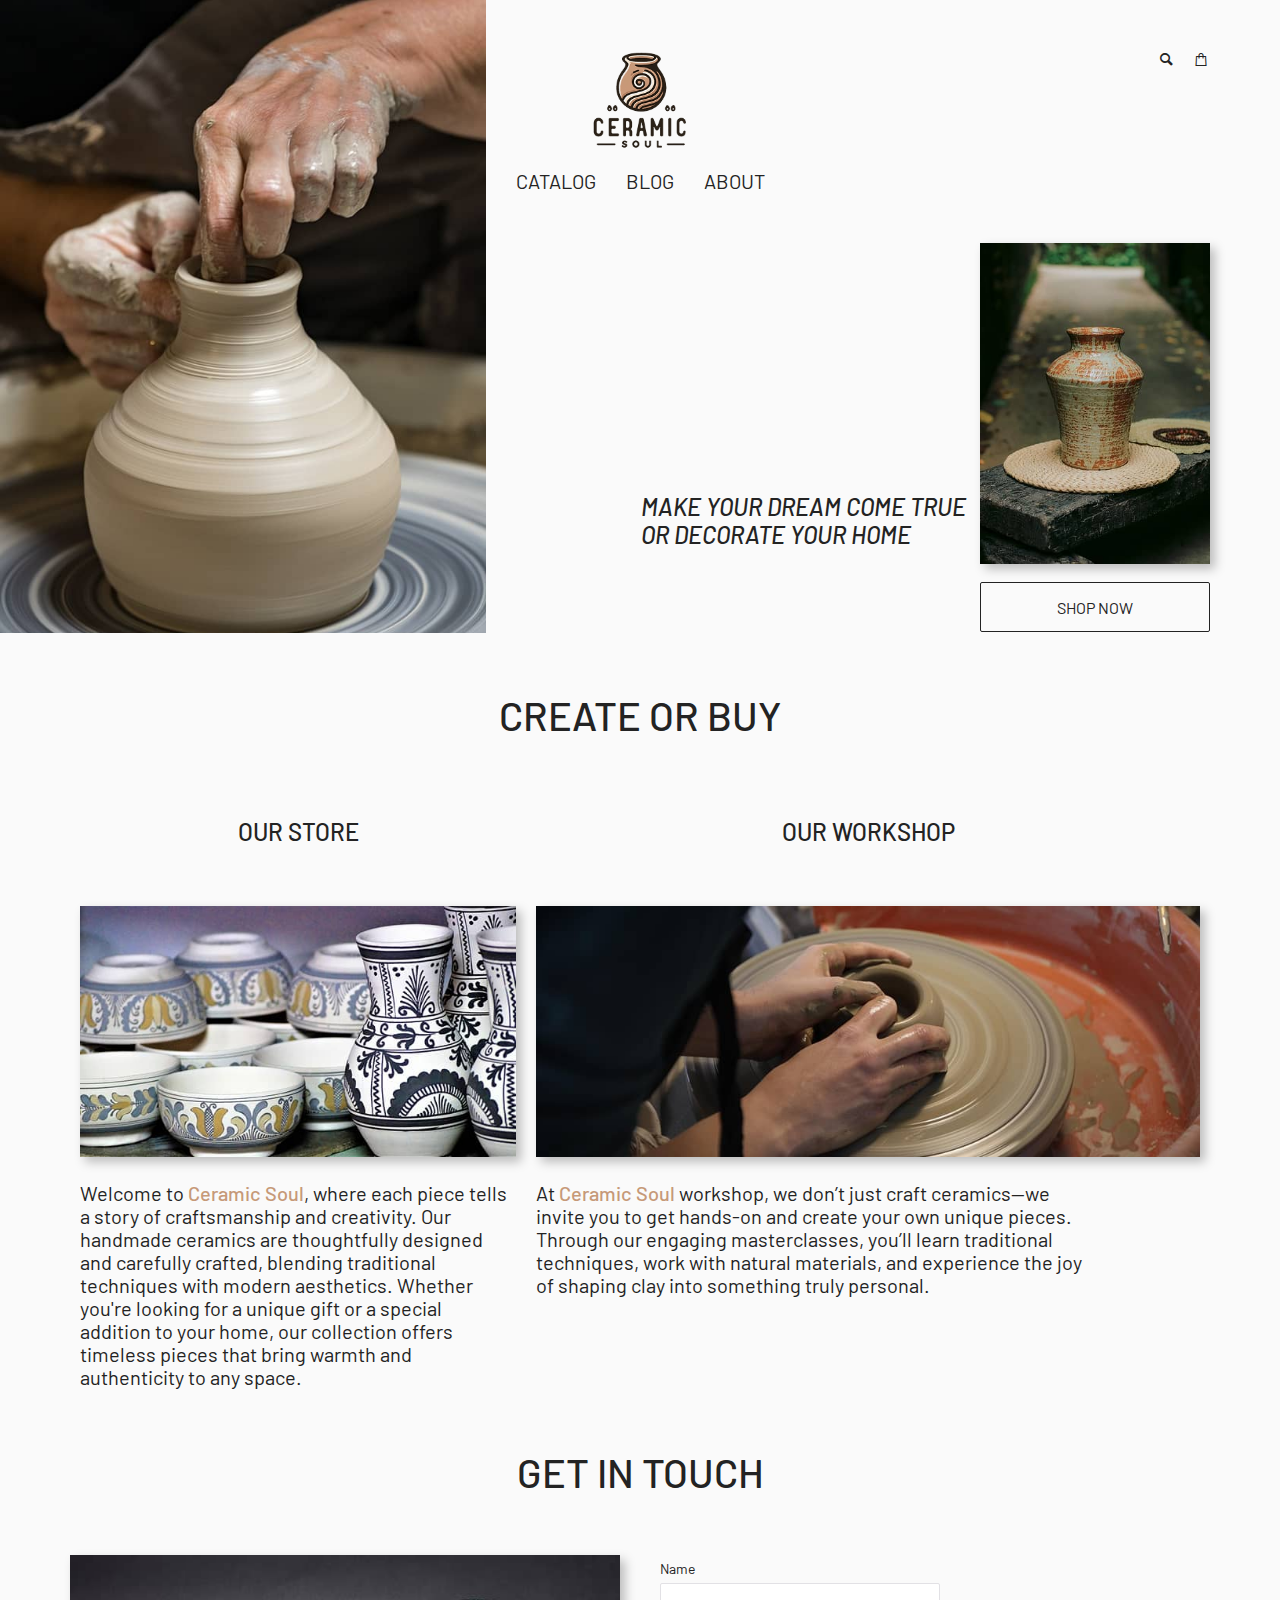
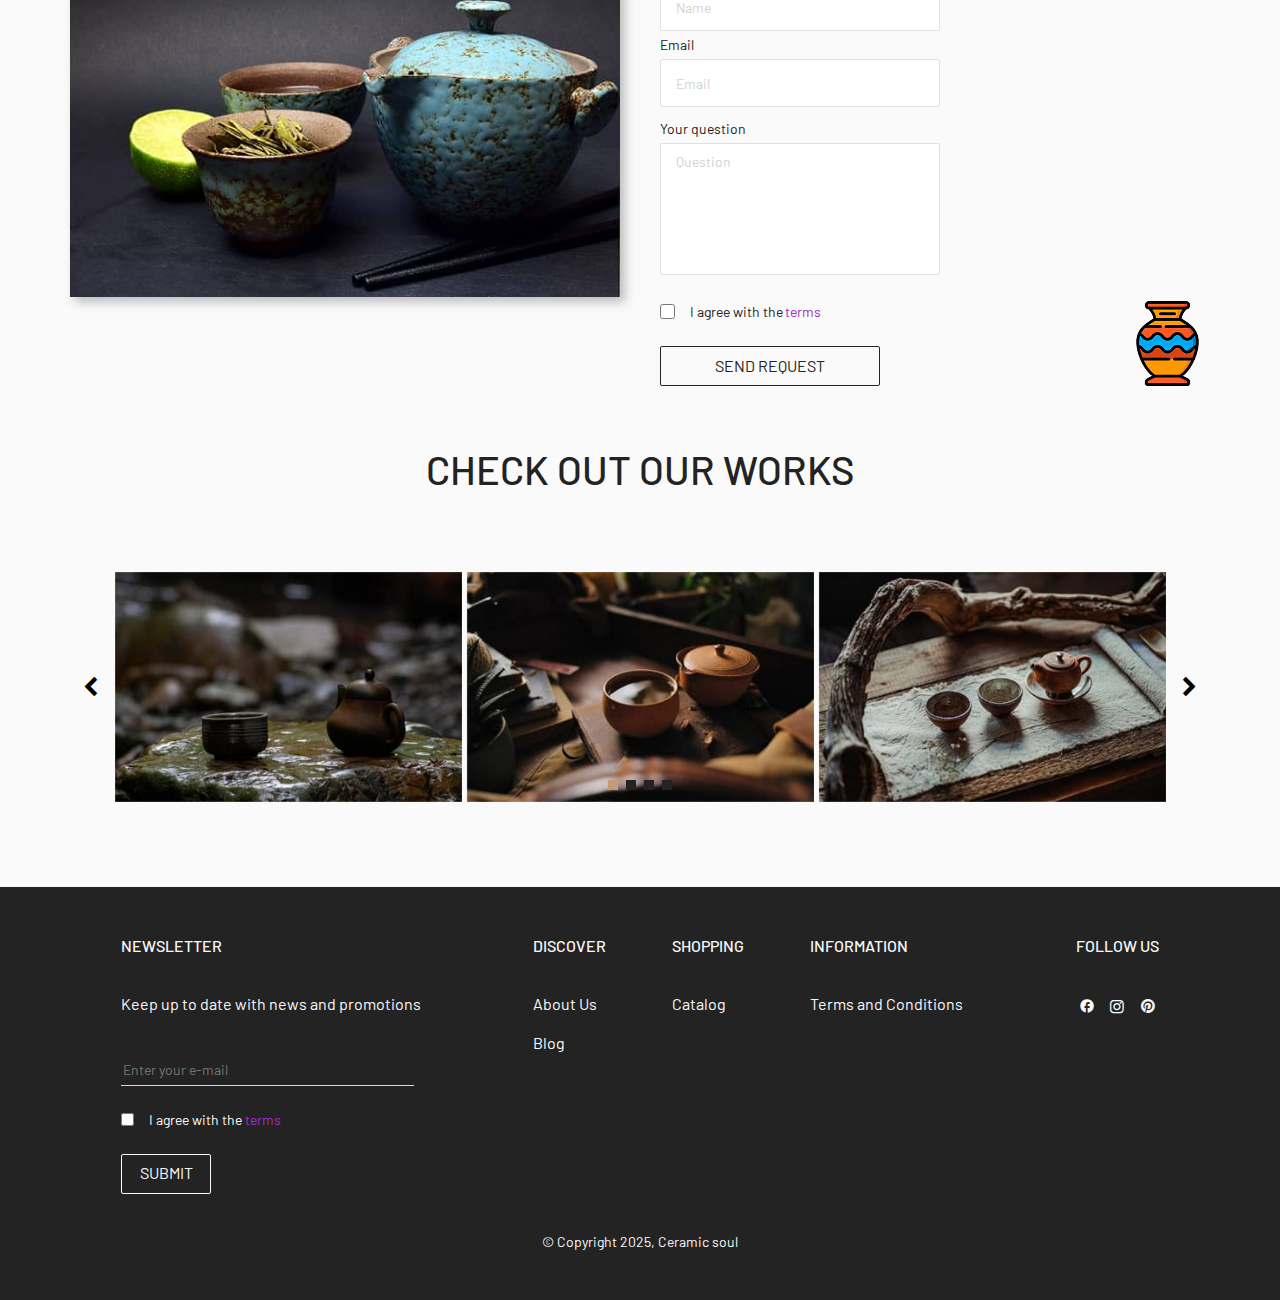
<file: index.html>
<!DOCTYPE html>
<html lang="en">
  <head>
    <meta charset="UTF-8" />
    <meta name="viewport" content="width=device-width, initial-scale=1.0" />
    <meta name="description" content="Website for Ceramic soul brand" />
    <meta name="author" content="Awesome student" />
    <title>Ceramic soul</title>
    <link rel="icon" type="image/x-icon" href="/assets/favicon-A_W1hML8.ico" />
    <link rel="preconnect" href="https://fonts.googleapis.com" />
    <link rel="preconnect" href="https://fonts.gstatic.com" crossorigin />
    <link
      rel="stylesheet"
      href="https://fonts.googleapis.com/css?family=Roboto:300,400,500,700&display=swap"
    />
    <link
      rel="stylesheet"
      href="https://fonts.googleapis.com/icon?family=Material+Icons"
    />
    <link
      href="https://fonts.googleapis.com/css2?family=Barlow:ital,wght@0,400;0,500;1,400&display=swap"
      rel="stylesheet"
    />
    <script type="module" crossorigin src="./assets/script-ug53MDna.js"></script>
    <link rel="stylesheet" crossorigin href="./assets/script-zFl8Jjbl.css">
  </head>

  <body>
    <section class="promo">
      <img src="./assets/potter-Dgq44G72.jpg" alt="potter" class="promo__potter" />
      <div class="container">
        <header class="header">
          <div class="header__menu">
            <div class="header__menu-close">
              <span></span>
              <span></span>
            </div>
            <nav class="header__menu-nav">
              <ul>
                <li>
                  <a href="./catalog.html" class="header__menu-link">catalog</a>
                </li>
                <li><a href="./blog.html" class="header__menu-link">blog</a></li>
                <li>
                  <a href="./about.html" class="header__menu-link">about</a>
                </li>
              </ul>
            </nav>
          </div>
          <div class="header__top">
            <div class="burger"><span></span><span></span><span></span></div>
            <a href="/index.html" class="header__logo"
              ><img src="./assets/logo-CiQoG76i.png" alt="logo"
            /></a>
            <div class="header__icons">
              <a href="#"><span class="icon-search"></span></a>
              <a href="#"><span class="icon-shopping-bag"></span></a>
            </div>
          </div>
          <nav class="header__nav">
            <ul>
              <li><a href="./catalog.html" class="header__link">catalog</a></li>
              <li><a href="./blog.html" class="header__link">blog</a></li>
              <li><a href="./about.html" class="header__link">about</a></li>
            </ul>
          </nav>
        </header>
        <div class="promo__wrapper">
          <h1 class="title-h1-italic promo__title">
            Make your dream come true<br />or decorate your home
          </h1>
          <div class="promo__cta">
            <img
              src="./assets/ceramic-vase-C84EBEm2.jpg"
              alt="vase"
              class="promo__img"
            />
            <button class="btn-default promo__btn">shop now</button>
          </div>
        </div>
      </div>
    </section>

    <section class="activities">
      <div class="container">
        <h2 class="title-h2">create or buy</h2>
        <div class="pure-g activities__wrapper">
          <div class="pure-u-1 pure-u-xl-2-5 activities__col">
            <h3 class="title-h3">our store</h3>
            <img
              src="./assets/store-CVtOxCsN.jpg"
              alt="store"
              class="activities__img"
            />
            <p class="activities__text">
              Welcome to
              <span class="activities__text_colored">Ceramic Soul</span>, where
              each piece tells a story of craftsmanship and creativity. Our
              handmade ceramics are thoughtfully designed and carefully crafted,
              blending traditional techniques with modern aesthetics. Whether
              you're looking for a unique gift or a special addition to your
              home, our collection offers timeless pieces that bring warmth and
              authenticity to any space.
            </p>
          </div>
          <div class="pure-u-1 pure-u-xl-3-5 activities__col">
            <h3 class="title-h3">our workshop</h3>
            <img
              src="./assets/ceramic-Bgx1feVJ.jpg"
              alt="ceramic"
              class="activities__img"
            />
            <p class="activities__text activities__text_fixed">
              At
              <span class="activities__text_colored">Ceramic Soul</span>
              workshop, we don’t just craft ceramics—we invite you to get
              hands-on and create your own unique pieces. Through our engaging
              masterclasses, you’ll learn traditional techniques, work with
              natural materials, and experience the joy of shaping clay into
              something truly personal.
            </p>
          </div>
        </div>
      </div>
    </section>

    <section class="touch">
      <div class="container">
        <h2 class="title-h2">get in touch</h2>
        <div class="pure-g touch__wrapper">
          <div class="pure-u-1 pure-u-xl-1-2 pure-u-xxl-2-5">
            <img class="touch__img" src="./assets/tea-DeOr11j9.jpg" alt="tea" />
          </div>
          <div class="pure-u-1 pure-u-xl-1-2 pure-u-xxl-3-5">
            <form class="touch__form" action="#">
              <fieldset class="touch__fieldset">
                <div class="touch__input-block">
                  <label class="touch__label" for="name">Name</label>
                  <input
                    class="touch__input"
                    type="text"
                    id="name"
                    name="name"
                    placeholder="Name"
                    required
                  />
                </div>
                <div class="touch__input-block">
                  <label class="touch__label" for="email">Email</label>
                  <input
                    class="touch__input"
                    type="email"
                    id="email"
                    name="email"
                    placeholder="Email"
                    required
                  />
                </div>
              </fieldset>
              <label class="touch__label" for="question">Your question</label>
              <textarea
                class="touch__textarea"
                name="question"
                id="question"
                placeholder="Question"
                required
              ></textarea>
              <div class="error-message"></div>

              <label class="touch__label touch__check-block" for="checkbox">
                <input
                  required
                  class="touch__checkbox"
                  type="checkbox"
                  id="checkbox"
                />
                I agree with the <a href="#">terms</a></label
              >
              <div class="checkbox-error-message"></div>

              <button class="btn-send touch__btn">send request</button>
            </form>
          </div>
        </div>
        <img src="./assets/vase-vlRwx0nf.png" alt="vase" class="touch__decor" />
      </div>
    </section>

    <section class="works">
      <div class="container">
        <h2 class="title-h2">check out our works</h2>

        <div class="works__wrapper">
          <div class="swiper works__slider">
            <div class="swiper-wrapper">
              <div class="swiper-slide">
                <img src="./assets/tea-1-vKMOH0_y.jpg" alt="tea-1" />
              </div>
              <div class="swiper-slide">
                <img src="./assets/tea-2-CiZGhhkc.jpg" alt="tea-2" />
              </div>
              <div class="swiper-slide">
                <img src="./assets/tea-3-ILJqlmY_.jpg" alt="tea-3" />
              </div>
              <div class="swiper-slide">
                <img src="./assets/tea-2-CiZGhhkc.jpg" alt="tea-2" />
              </div>
            </div>
          </div>
          <div class="swiper-pagination"></div>
          <button class="icon-left-open works__slider-nav"></button>
          <button class="icon-right-open works__slider-nav"></button>
        </div>
      </div>
    </section>

    <footer class="footer">
      <div class="container">
        <div class="footer__wrapper">
          <div class="footer__newsletter">
            <h2 class="footer__header">newsletter</h2>
            <div class="footer__text">
              Keep up to date with news and promotions
            </div>
            <form action="#" class="footer__form">
              <input
                class="footer__email"
                id="footer__email"
                type="email"
                placeholder="Enter your e-mail"
                name="footer__email"
              />
              <div class="email-error-message"></div>
              <label class="footer__check-block" for="footer__checkbox">
                <input
                  required
                  class="footer__checkbox"
                  type="checkbox"
                  id="footer__checkbox"
                />
                I agree with the <a href="#">terms</a></label
              >
              <div class="check-error-message"></div>
              <button class="footer__btn">submit</button>
            </form>
          </div>
          <div class="footer__links">
            <div class="footer__links-block">
              <h2 class="footer__header">discover</h2>
              <nav class="footer__nav">
                <ul>
                  <li class="footer__link"><a href="./about.html">About Us</a></li>
                  <li class="footer__link"><a href="./blog.html">Blog</a></li>
                </ul>
              </nav>
            </div>
            <div class="footer__links-block">
              <h2 class="footer__header">shopping</h2>
              <nav class="footer__nav">
                <ul>
                  <li class="footer__link"><a href="./catalog.html">Catalog</a></li>
                </ul>
              </nav>
            </div>
            <div class="footer__links-block">
              <h2 class="footer__header">information</h2>
              <nav class="footer__nav">
                <ul>
                  <li class="footer__link">
                    <a href="#">Terms and Conditions</a>
                  </li>
                </ul>
              </nav>
            </div>
          </div>
          <div class="footer__social">
            <h2 class="footer__header">follow us</h2>
            <ul class="footer__social-blok">
              <li>
                <a href="https://www.facebook.com/"
                  ><span class="icon-facebook"></span
                ></a>
              </li>
              <li>
                <a href="https://www.instagram.com/"
                  ><span class="icon-instagram"></span
                ></a>
              </li>
              <li>
                <a href="https://www.pinterest.com/"
                  ><span class="icon-pinterest-circled"></span
                ></a>
              </li>
            </ul>
          </div>
        </div>
      </div>

      <div class="footer__copyright">© Copyright 2025, Ceramic soul</div>
    </footer>


  </body>
</html>
</file>
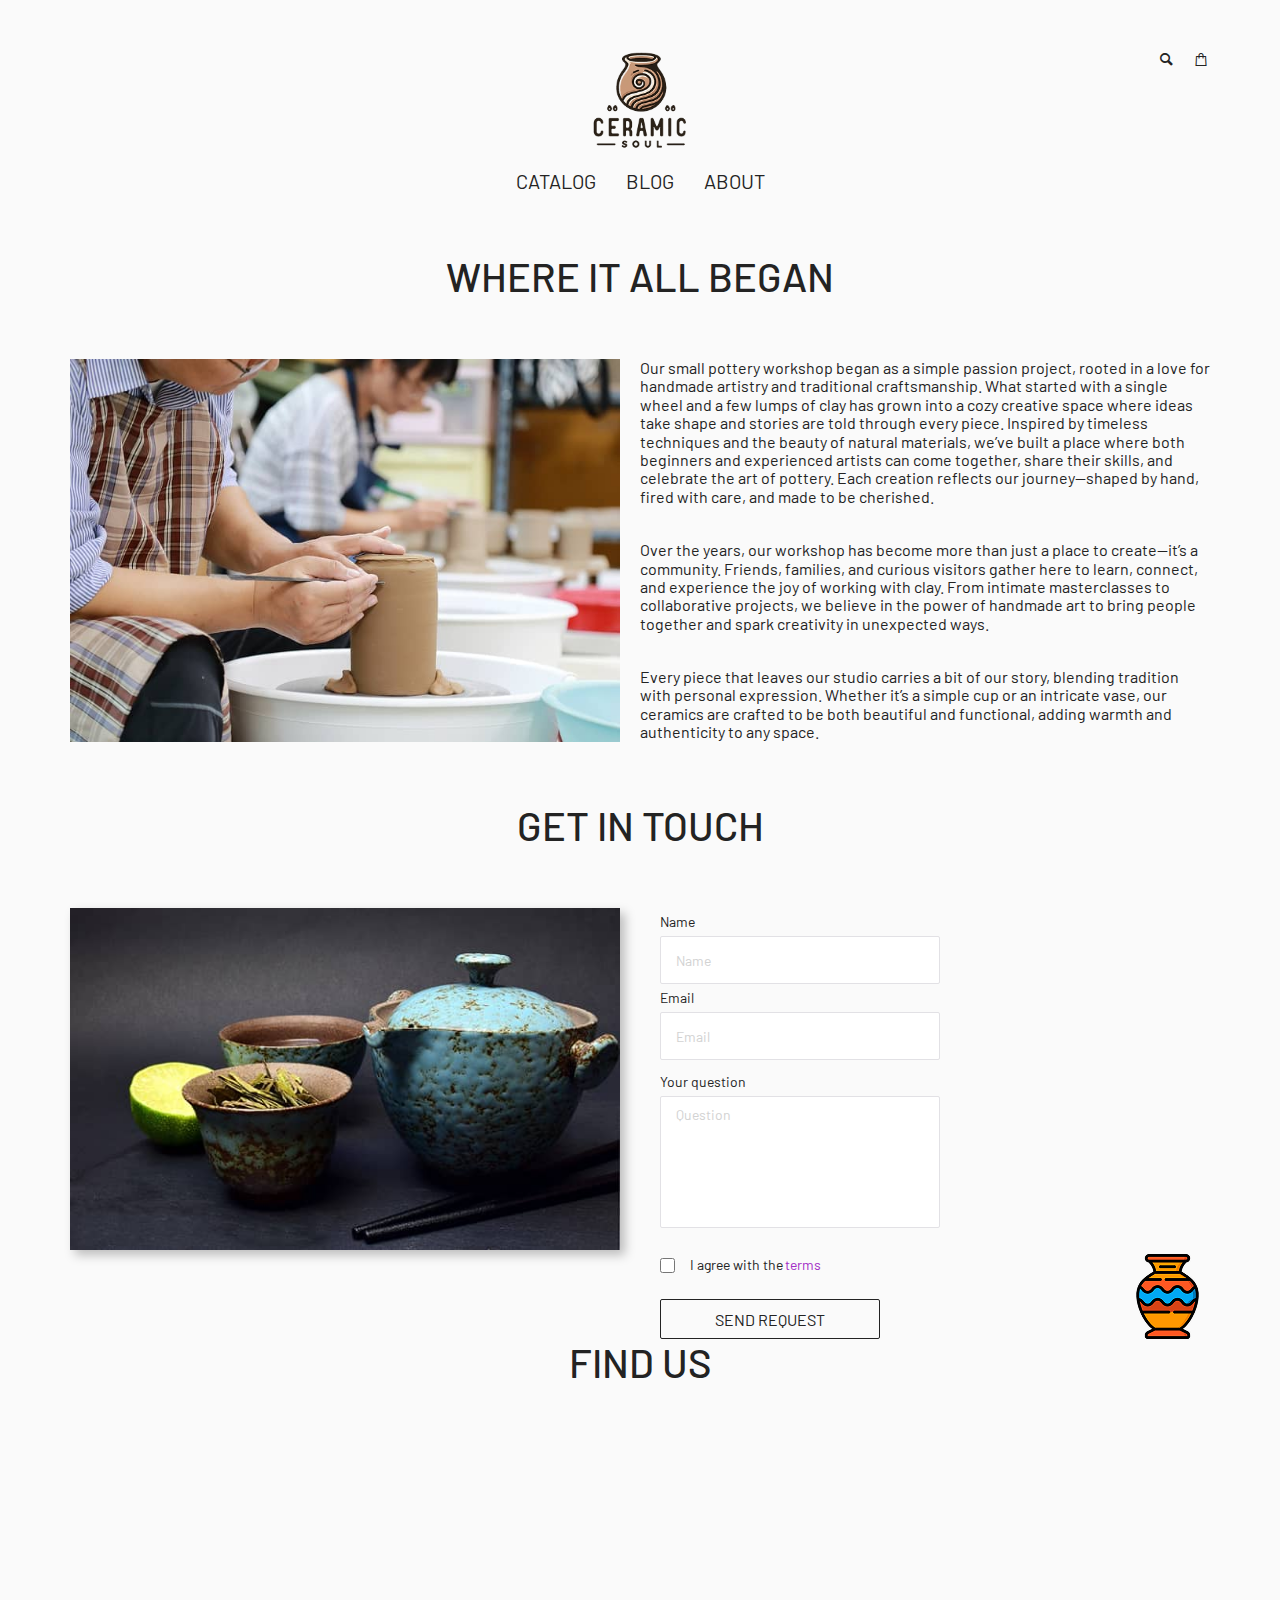
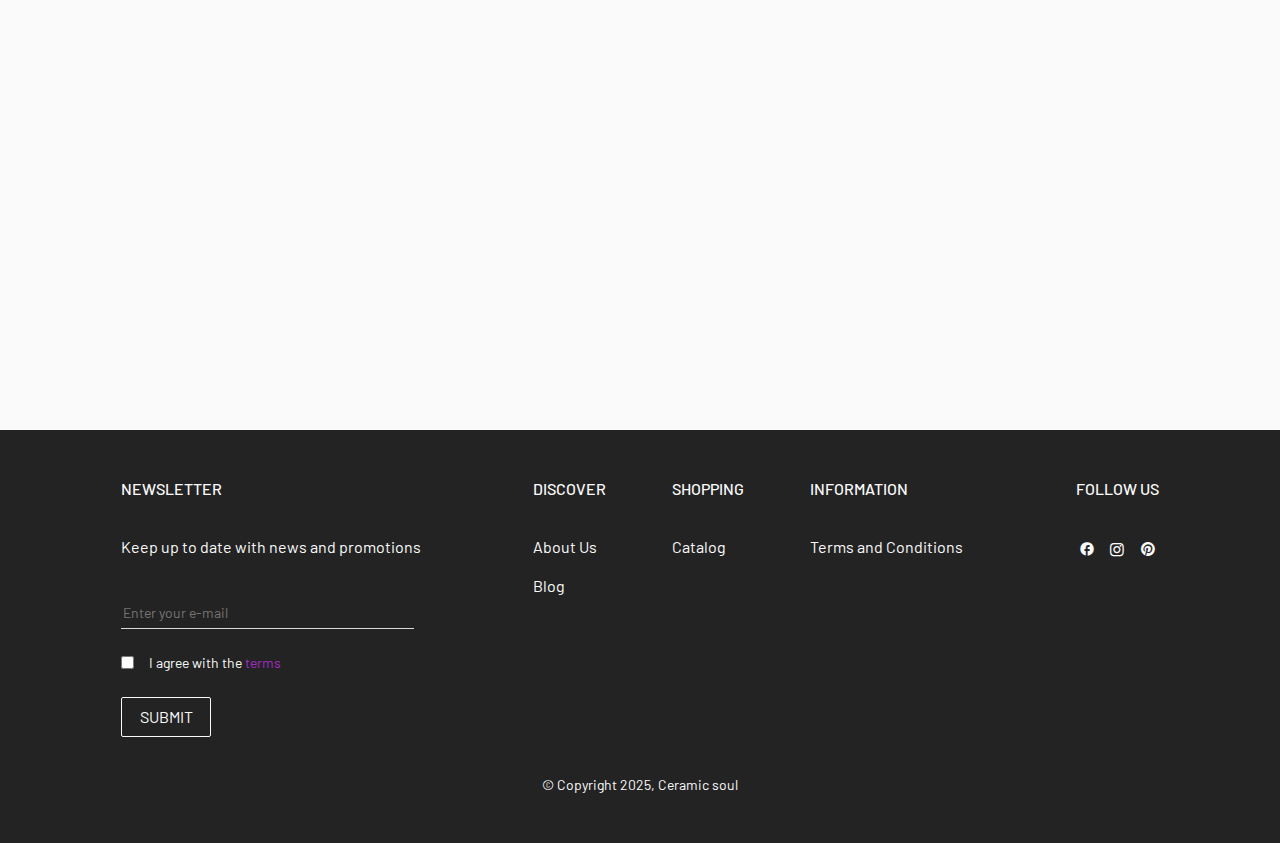
<file: about.html>
<!DOCTYPE html>
<html lang="en">
  <head>
    <meta charset="UTF-8" />
    <meta name="viewport" content="width=device-width, initial-scale=1.0" />
    <title>About</title>
    <link rel="icon" type="image/x-icon" href="/assets/favicon-A_W1hML8.ico" />
    <link rel="preconnect" href="https://fonts.googleapis.com" />
    <link rel="preconnect" href="https://fonts.gstatic.com" crossorigin />
    <link
      rel="stylesheet"
      href="https://fonts.googleapis.com/css?family=Roboto:300,400,500,700&display=swap"
    />
    <link
      rel="stylesheet"
      href="https://fonts.googleapis.com/icon?family=Material+Icons"
    />
    <link
      href="https://fonts.googleapis.com/css2?family=Barlow:ital,wght@0,400;0,500;1,400&display=swap"
      rel="stylesheet"
    />
    <script type="module" crossorigin src="./assets/script-ug53MDna.js"></script>
    <link rel="stylesheet" crossorigin href="./assets/script-zFl8Jjbl.css">
  </head>
  <body>
    <section class="about">
      <div class="container">
        <header class="header">
          <div class="header__menu">
            <div class="header__menu-close">
              <span></span>
              <span></span>
            </div>
            <nav class="header__menu-nav">
              <ul>
                <li>
                  <a href="./catalog.html" class="header__menu-link">catalog</a>
                </li>
                <li><a href="./blog.html" class="header__menu-link">blog</a></li>
                <li>
                  <a href="./about.html" class="header__menu-link">about</a>
                </li>
              </ul>
            </nav>
          </div>
          <div class="header__top">
            <div class="burger"><span></span><span></span><span></span></div>
            <a href="./index.html" class="header__logo"
              ><img src="./assets/logo-CiQoG76i.png" alt="logo"
            /></a>
            <div class="header__icons">
              <a href="#"><span class="icon-search"></span></a>
              <a href="#"><span class="icon-shopping-bag"></span></a>
            </div>
          </div>
          <nav class="header__nav">
            <ul>
              <li><a href="./catalog.html" class="header__link">catalog</a></li>
              <li><a href="./blog.html" class="header__link">blog</a></li>
              <li><a href="./about.html" class="header__link">about</a></li>
            </ul>
          </nav>
        </header>

        <h2 class="title-h2 about__title">where it all began</h2>

        <div class="about__wrapper">
          <img
            src="./assets/crafts-CfI0I3C6.jpg"
            alt="crafts"
            class="about__img"
          />
          <div class="about__text">
            <p>
              Our small pottery workshop began as a simple passion project,
              rooted in a love for handmade artistry and traditional
              craftsmanship. What started with a single wheel and a few lumps of
              clay has grown into a cozy creative space where ideas take shape
              and stories are told through every piece. Inspired by timeless
              techniques and the beauty of natural materials, we’ve built a
              place where both beginners and experienced artists can come
              together, share their skills, and celebrate the art of pottery.
              Each creation reflects our journey—shaped by hand, fired with
              care, and made to be cherished.
            </p>
            <p>
              Over the years, our workshop has become more than just a place to
              create—it’s a community. Friends, families, and curious visitors
              gather here to learn, connect, and experience the joy of working
              with clay. From intimate masterclasses to collaborative projects,
              we believe in the power of handmade art to bring people together
              and spark creativity in unexpected ways.
            </p>
            <p>
              Every piece that leaves our studio carries a bit of our story,
              blending tradition with personal expression. Whether it’s a simple
              cup or an intricate vase, our ceramics are crafted to be both
              beautiful and functional, adding warmth and authenticity to any
              space.
            </p>
          </div>
        </div>
      </div>
    </section>

    <section class="touch">
      <div class="container">
        <h2 class="title-h2">get in touch</h2>
        <div class="pure-g touch__wrapper">
          <div class="pure-u-1 pure-u-xl-1-2 pure-u-xxl-2-5">
            <img class="touch__img" src="./assets/tea-DeOr11j9.jpg" alt="tea" />
          </div>
          <div class="pure-u-1 pure-u-xl-1-2 pure-u-xxl-3-5">
            <form class="touch__form" action="#">
              <fieldset class="touch__fieldset">
                <div class="touch__input-block">
                  <label class="touch__label" for="name">Name</label>
                  <input
                    class="touch__input"
                    type="text"
                    id="name"
                    name="name"
                    placeholder="Name"
                    required
                  />
                </div>
                <div class="touch__input-block">
                  <label class="touch__label" for="email">Email</label>
                  <input
                    class="touch__input"
                    type="email"
                    id="email"
                    name="email"
                    placeholder="Email"
                    required
                  />
                </div>
              </fieldset>
              <label class="touch__label" for="question">Your question</label>
              <textarea
                class="touch__textarea"
                name="question"
                id="question"
                placeholder="Question"
                required
              ></textarea>
              <div class="error-message"></div>

              <label class="touch__label touch__check-block" for="checkbox">
                <input
                  required
                  class="touch__checkbox"
                  type="checkbox"
                  id="checkbox"
                />
                I agree with the <a href="#">terms</a></label
              >
              <div class="checkbox-error-message"></div>

              <button class="btn-send touch__btn">send request</button>
            </form>
          </div>
        </div>
        <img src="./assets/vase-vlRwx0nf.png" alt="vase" class="touch__decor" />
      </div>
    </section>

    <section class="findus">
      <div class="container">
        <h2 class="title-h2">Find us</h2>
        <div class="findus__wrapper">
          <iframe
            src="https://www.google.com/maps/embed?pb=!1m18!1m12!1m3!1d2925.053065134787!2d-73.95141613023338!3d40.7296071449328!2m3!1f0!2f0!3f0!3m2!1i1024!2i768!4f13.1!3m3!1m2!1s0x89c2593c58f8777d%3A0xe2215ac687bd7249!2sCLAY%20SPACE%20Ceramic%20Center!5e1!3m2!1sru!2sua!4v1756930879456!5m2!1sru!2sua"
            style="border: 0"
            allowfullscreen=""
            loading="lazy"
            referrerpolicy="no-referrer-when-downgrade"
          ></iframe>
        </div>
      </div>
    </section>

    <footer class="footer">
      <div class="container">
        <div class="footer__wrapper">
          <div class="footer__newsletter">
            <h2 class="footer__header">newsletter</h2>
            <div class="footer__text">
              Keep up to date with news and promotions
            </div>
            <form action="#" class="footer__form">
              <input
                class="footer__email"
                id="footer__email"
                type="email"
                placeholder="Enter your e-mail"
                name="footer__email"
              />
              <div class="email-error-message"></div>
              <label class="footer__check-block" for="footer__checkbox">
                <input
                  required
                  class="footer__checkbox"
                  type="checkbox"
                  id="footer__checkbox"
                />
                I agree with the <a href="#">terms</a></label
              >
              <div class="check-error-message"></div>
              <button class="footer__btn">submit</button>
            </form>
          </div>
          <div class="footer__links">
            <div class="footer__links-block">
              <h2 class="footer__header">discover</h2>
              <nav class="footer__nav">
                <ul>
                  <li class="footer__link"><a href="./about.html">About Us</a></li>
                  <li class="footer__link"><a href="./blog.html">Blog</a></li>
                </ul>
              </nav>
            </div>
            <div class="footer__links-block">
              <h2 class="footer__header">shopping</h2>
              <nav class="footer__nav">
                <ul>
                  <li class="footer__link"><a href="./catalog.html">Catalog</a></li>
                </ul>
              </nav>
            </div>
            <div class="footer__links-block">
              <h2 class="footer__header">information</h2>
              <nav class="footer__nav">
                <ul>
                  <li class="footer__link">
                    <a href="#">Terms and Conditions</a>
                  </li>
                </ul>
              </nav>
            </div>
          </div>
          <div class="footer__social">
            <h2 class="footer__header">follow us</h2>
            <ul class="footer__social-blok">
              <li>
                <a href="https://www.facebook.com/"
                  ><span class="icon-facebook"></span
                ></a>
              </li>
              <li>
                <a href="https://www.instagram.com/"
                  ><span class="icon-instagram"></span
                ></a>
              </li>
              <li>
                <a href="https://www.pinterest.com/"
                  ><span class="icon-pinterest-circled"></span
                ></a>
              </li>
            </ul>
          </div>
        </div>
      </div>

      <div class="footer__copyright">© Copyright 2025, Ceramic soul</div>
    </footer>

  </body>
</html>
</file>
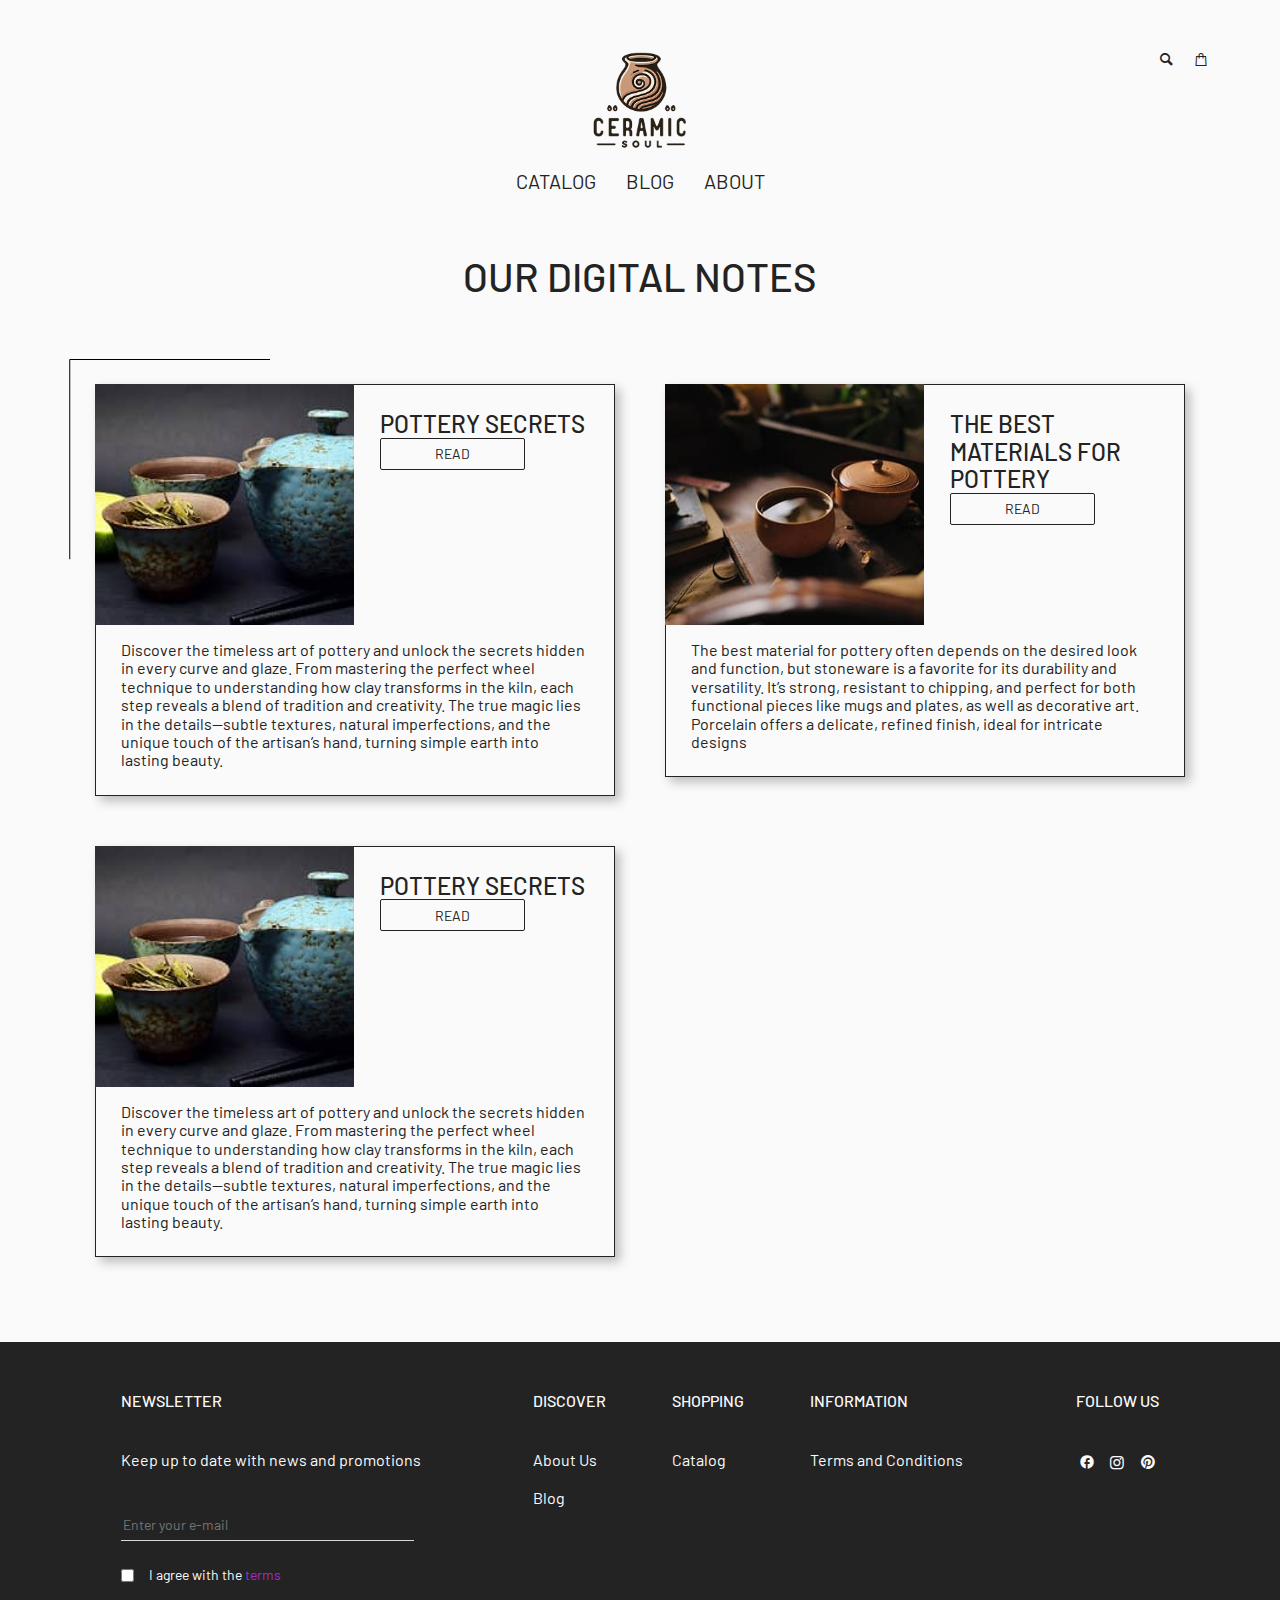
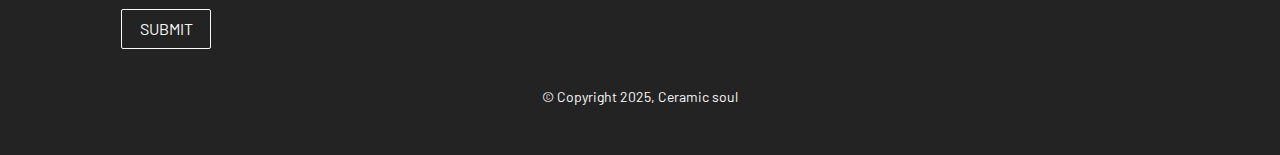
<file: blog.html>
<!DOCTYPE html>
<html lang="en">
  <head>
    <meta charset="UTF-8" />
    <meta name="viewport" content="width=device-width, initial-scale=1.0" />
    <meta name="description" content="Website for Ceramic soul brand" />
    <meta name="author" content="Awesome student" />
    <title>Blog</title>
    <link rel="icon" type="image/x-icon" href="/assets/favicon-A_W1hML8.ico" />
    <link rel="preconnect" href="https://fonts.googleapis.com" />
    <link rel="preconnect" href="https://fonts.gstatic.com" crossorigin />
    <link
      rel="stylesheet"
      href="https://fonts.googleapis.com/css?family=Roboto:300,400,500,700&display=swap"
    />
    <link
      rel="stylesheet"
      href="https://fonts.googleapis.com/icon?family=Material+Icons"
    />
    <link
      href="https://fonts.googleapis.com/css2?family=Barlow:ital,wght@0,400;0,500;1,400&display=swap"
      rel="stylesheet"
    />
    <script type="module" crossorigin src="./assets/script-ug53MDna.js"></script>
    <link rel="stylesheet" crossorigin href="./assets/script-zFl8Jjbl.css">
  </head>
  <body>
    <section class="blog">
      <div class="container">
        <header class="header">
          <div class="header__menu">
            <div class="header__menu-close">
              <span></span>
              <span></span>
            </div>
            <nav class="header__menu-nav">
              <ul>
                <li>
                  <a href="./catalog.html" class="header__menu-link">catalog</a>
                </li>
                <li><a href="./blog.html" class="header__menu-link">blog</a></li>
                <li>
                  <a href="./about.html" class="header__menu-link">about</a>
                </li>
              </ul>
            </nav>
          </div>
          <div class="header__top">
            <div class="burger"><span></span><span></span><span></span></div>
            <a href="./index.html" class="header__logo"
              ><img src="./assets/logo-CiQoG76i.png" alt="logo"
            /></a>
            <div class="header__icons">
              <a href="#"><span class="icon-search"></span></a>
              <a href="#"><span class="icon-shopping-bag"></span></a>
            </div>
          </div>
          <nav class="header__nav">
            <ul>
              <li><a href="./catalog.html" class="header__link">catalog</a></li>
              <li><a href="./blog.html" class="header__link">blog</a></li>
              <li><a href="./about.html" class="header__link">about</a></li>
            </ul>
          </nav>
        </header>
        <h1 class="title-h1 catalog__title">our digital notes</h1>

        <div class="blog-dekor">
          <span></span>
          <span></span>
        </div>
        <div class="blog__wrapper">
          <div class="blog__card">
            <div class="blog__data pure-g">
              <div class="pure-u-1 pure-u-md-1-2">
                <img
                  class="blog__img"
                  src="./assets/tea-3057645_1280%201-ChZvrcIv.jpg"
                  alt="tea"
                />
              </div>
              <div class="pure-u-1 pure-u-md-1-2 blog__data-column">
                <h3 class="title-h3 blog__title-h3">pottery secrets</h3>
                <button class="btn-read">read</button>
              </div>
            </div>
            <div class="blog__text">
              Discover the timeless art of pottery and unlock the secrets hidden
              in every curve and glaze. From mastering the perfect wheel
              technique to understanding how clay transforms in the kiln, each
              step reveals a blend of tradition and creativity. The true magic
              lies in the details—subtle textures, natural imperfections, and
              the unique touch of the artisan’s hand, turning simple earth into
              lasting beauty.
            </div>
          </div>
          <div class="blog__card">
            <div class="blog__data pure-g">
              <div class="pure-u-1 pure-u-md-1-2">
                <img
                  class="blog__img"
                  src="./assets/tea-2-CiZGhhkc.jpg"
                  alt="img"
                />
              </div>
              <div class="pure-u-1 pure-u-md-1-2 blog__data-column">
                <h3 class="title-h3 blog__title-h3">
                  the best materials for pottery
                </h3>
                <button class="btn-read">read</button>
              </div>
            </div>
            <div class="blog__text">
              The best material for pottery often depends on the desired look
              and function, but stoneware is a favorite for its durability and
              versatility. It’s strong, resistant to chipping, and perfect for
              both functional pieces like mugs and plates, as well as decorative
              art. Porcelain offers a delicate, refined finish, ideal for
              intricate designs
            </div>
          </div>
          <div class="blog__card">
            <div class="blog__data pure-g">
              <div class="pure-u-1 pure-u-md-1-2">
                <img
                  class="blog__img"
                  src="./assets/tea-3057645_1280%201-ChZvrcIv.jpg"
                  alt="tea"
                />
              </div>
              <div class="pure-u-1 pure-u-md-1-2 blog__data-column">
                <h3 class="title-h3 blog__title-h3">pottery secrets</h3>
                <button class="btn-read">read</button>
              </div>
            </div>
            <div class="blog__text">
              Discover the timeless art of pottery and unlock the secrets hidden
              in every curve and glaze. From mastering the perfect wheel
              technique to understanding how clay transforms in the kiln, each
              step reveals a blend of tradition and creativity. The true magic
              lies in the details—subtle textures, natural imperfections, and
              the unique touch of the artisan’s hand, turning simple earth into
              lasting beauty.
            </div>
          </div>
        </div>
      </div>
    </section>

    <footer class="footer">
      <div class="container">
        <div class="footer__wrapper">
          <div class="footer__newsletter">
            <h2 class="footer__header">newsletter</h2>
            <div class="footer__text">
              Keep up to date with news and promotions
            </div>
            <form action="#" class="footer__form">
              <input
                class="footer__email"
                id="footer__email"
                type="email"
                placeholder="Enter your e-mail"
                name="footer__email"
              />
              <div class="email-error-message"></div>
              <label class="footer__check-block" for="footer__checkbox">
                <input
                  required
                  class="footer__checkbox"
                  type="checkbox"
                  id="footer__checkbox"
                />
                I agree with the <a href="#">terms</a></label
              >
              <div class="check-error-message"></div>
              <button class="footer__btn">submit</button>
            </form>
          </div>
          <div class="footer__links">
            <div class="footer__links-block">
              <h2 class="footer__header">discover</h2>
              <nav class="footer__nav">
                <ul>
                  <li class="footer__link"><a href="./about.html">About Us</a></li>
                  <li class="footer__link"><a href="./blog.html">Blog</a></li>
                </ul>
              </nav>
            </div>
            <div class="footer__links-block">
              <h2 class="footer__header">shopping</h2>
              <nav class="footer__nav">
                <ul>
                  <li class="footer__link"><a href="./catalog.html">Catalog</a></li>
                </ul>
              </nav>
            </div>
            <div class="footer__links-block">
              <h2 class="footer__header">information</h2>
              <nav class="footer__nav">
                <ul>
                  <li class="footer__link">
                    <a href="#">Terms and Conditions</a>
                  </li>
                </ul>
              </nav>
            </div>
          </div>
          <div class="footer__social">
            <h2 class="footer__header">follow us</h2>
            <ul class="footer__social-blok">
              <li>
                <a href="https://www.facebook.com/"
                  ><span class="icon-facebook"></span
                ></a>
              </li>
              <li>
                <a href="https://www.instagram.com/"
                  ><span class="icon-instagram"></span
                ></a>
              </li>
              <li>
                <a href="https://www.pinterest.com/"
                  ><span class="icon-pinterest-circled"></span
                ></a>
              </li>
            </ul>
          </div>
        </div>
      </div>

      <div class="footer__copyright">© Copyright 2025, Ceramic soul</div>
    </footer>

  </body>
</html>
</file>
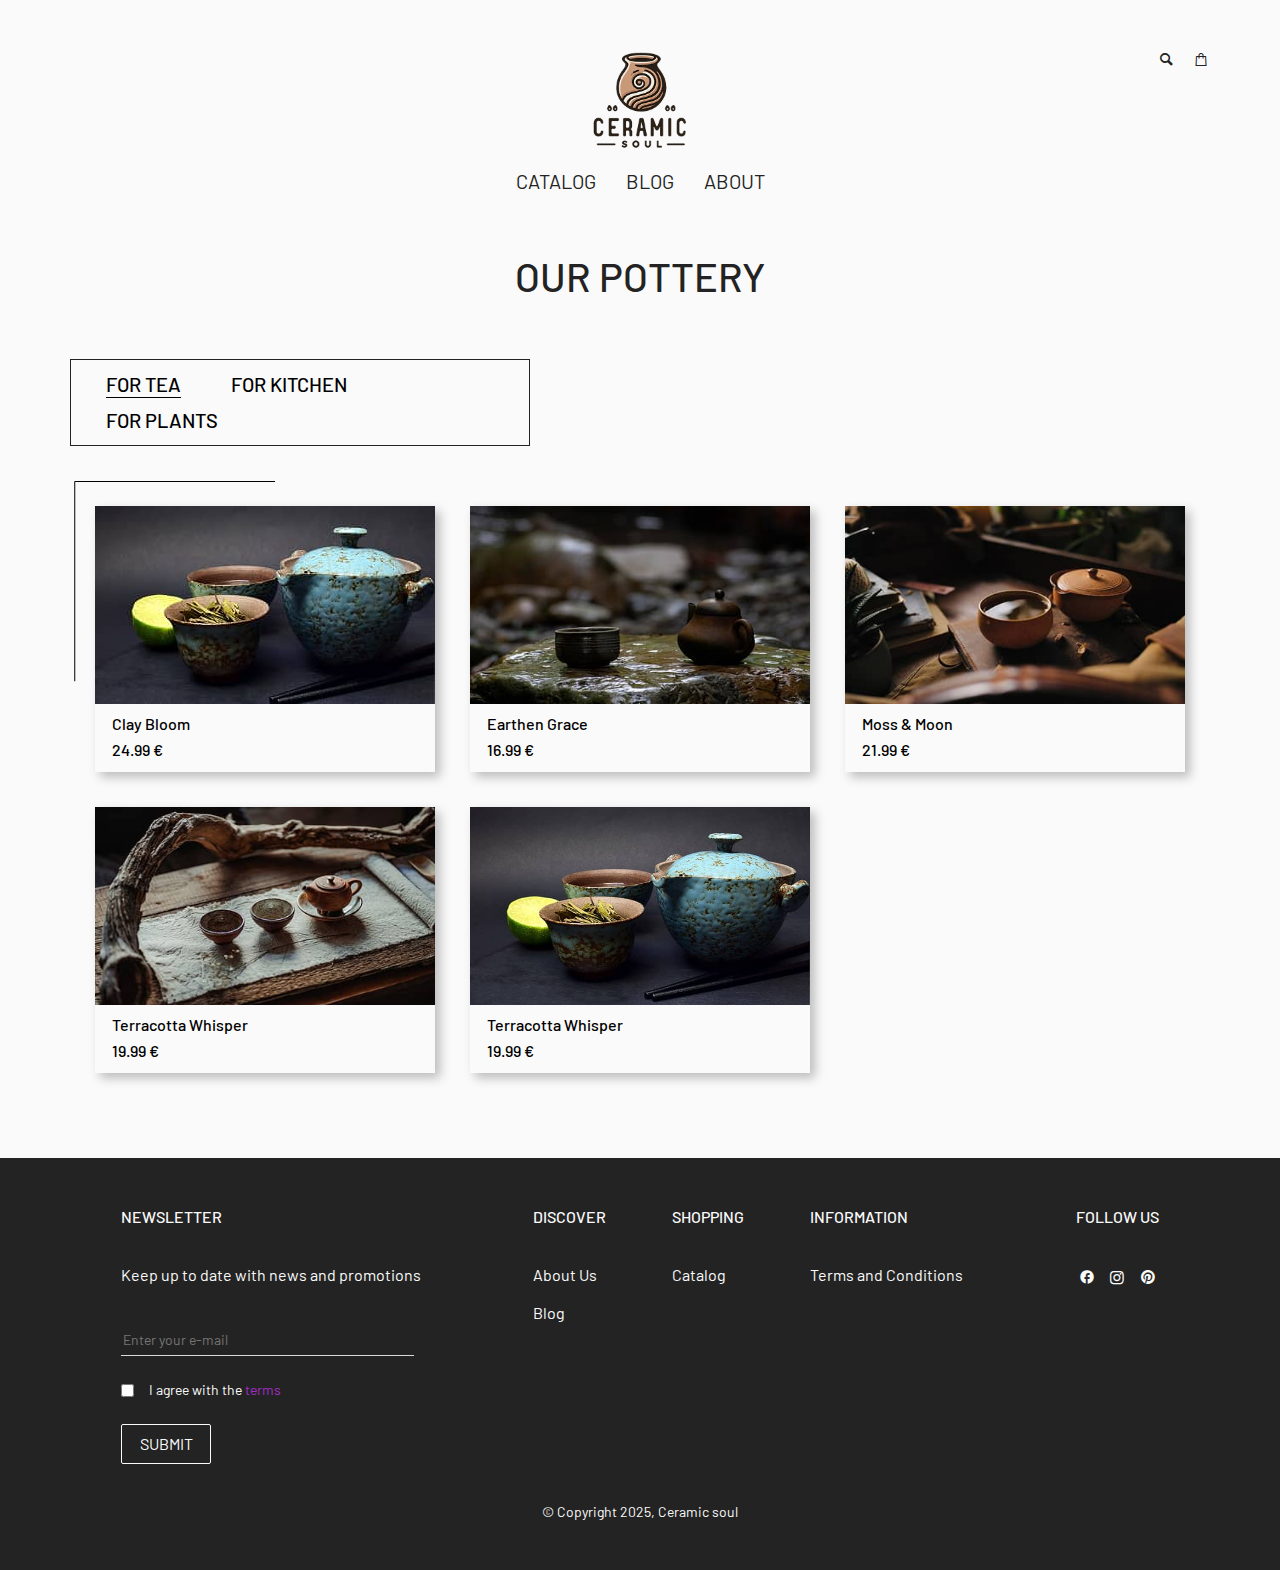
<file: catalog.html>
<!DOCTYPE html>
<html lang="en">
  <head>
    <meta charset="UTF-8" />
    <meta name="viewport" content="width=device-width, initial-scale=1.0" />
    <meta name="description" content="Website for Ceramic soul brand" />
    <meta name="author" content="Awesome student" />
    <title>Catalog</title>
    <link rel="icon" type="image/x-icon" href="/assets/favicon-A_W1hML8.ico" />
    <link rel="preconnect" href="https://fonts.googleapis.com" />
    <link rel="preconnect" href="https://fonts.gstatic.com" crossorigin />
    <link
      rel="stylesheet"
      href="https://fonts.googleapis.com/css?family=Roboto:300,400,500,700&display=swap"
    />
    <link
      rel="stylesheet"
      href="https://fonts.googleapis.com/icon?family=Material+Icons"
    />
    <link
      href="https://fonts.googleapis.com/css2?family=Barlow:ital,wght@0,400;0,500;1,400&display=swap"
      rel="stylesheet"
    />
    <script type="module" crossorigin src="./assets/script-ug53MDna.js"></script>
    <link rel="stylesheet" crossorigin href="./assets/script-zFl8Jjbl.css">
  </head>
  <body>
    <section class="catalog">
      <div class="container">
        <header class="header">
          <div class="header__menu">
            <div class="header__menu-close">
              <span></span>
              <span></span>
            </div>
            <nav class="header__menu-nav">
              <ul>
                <li>
                  <a href="./catalog.html" class="header__menu-link">catalog</a>
                </li>
                <li><a href="./blog.html" class="header__menu-link">blog</a></li>
                <li><a href="./about.html" class="header__menu-link">about</a></li>
              </ul>
            </nav>
          </div>
          <div class="header__top">
            <div class="burger"><span></span><span></span><span></span></div>
            <a href="./index.html" class="header__logo"
              ><img src="./assets/logo-CiQoG76i.png" alt="logo"
            /></a>
            <div class="header__icons">
              <a href="#"><span class="icon-search"></span></a>
              <a href="#"><span class="icon-shopping-bag"></span></a>
            </div>
          </div>
          <nav class="header__nav">
            <ul>
              <li><a href="./catalog.html" class="header__link">catalog</a></li>
              <li><a href="./blog.html" class="header__link">blog</a></li>
              <li><a href="./about.html" class="header__link">about</a></li>
            </ul>
          </nav>
        </header>

        <h1 class="title-h1 catalog__title">our pottery</h1>

        <div class="catalog__tabs">
          <button class="catalog__tab catalog__tab_active">for tea</button>
          <button class="catalog__tab">for kitchen</button>
          <button class="catalog__tab">for plants</button>
        </div>

        <div class="catalog__content">
          <div class="catalog__content-dekor">
            <span></span>
            <span></span>
          </div>
          <div class="catalog__content-item">
            <div class="catalog__content-card">
              <img src="./assets/tea-3057645_1280%201-ChZvrcIv.jpg" alt="img" class="catalog__img" />
              <div class="catalog__content-info">
                <h3 class="catalog__content-price">Clay Bloom</h3>
                <p class="catalog__content-price">24.99 €</p>
              </div>
            </div>
            <div class="catalog__content-card">
              <img
                src="./assets/tea-1-vKMOH0_y.jpg"
                alt="img"
                class="catalog__img"
              />
              <div class="catalog__content-info">
                <h3 class="catalog__content-price">Earthen Grace</h3>
                <p class="catalog__content-price">16.99 €</p>
              </div>
            </div>
            <div class="catalog__content-card">
              <img
                src="./assets/tea-2-CiZGhhkc.jpg"
                alt="img"
                class="catalog__img"
              />
              <div class="catalog__content-info">
                <h3 class="catalog__content-price">Moss & Moon</h3>
                <p class="catalog__content-price">21.99 €</p>
              </div>
            </div>
            <div class="catalog__content-card">
              <img
                src="./assets/tea-3-ILJqlmY_.jpg"
                alt="img"
                class="catalog__img"
              />
              <div class="catalog__content-info">
                <h3 class="catalog__content-price">Terracotta Whisper</h3>
                <p class="catalog__content-price">19.99 €</p>
              </div>
            </div>
            <div class="catalog__content-card">
              <img src="./assets/tea-DeOr11j9.jpg" alt="img" class="catalog__img" />
              <div class="catalog__content-info">
                <h3 class="catalog__content-price">Terracotta Whisper</h3>
                <p class="catalog__content-price">19.99 €</p>
              </div>
            </div>
          </div>
          <div class="catalog__content-item">
            <div class="catalog__content-card">
              <img
                src="./assets/tea-1-vKMOH0_y.jpg"
                alt="img"
                class="catalog__img"
              />
              <div class="catalog__content-info">
                <h3 class="catalog__content-price">Earthen Grace</h3>
                <p class="catalog__content-price">16.99 €</p>
              </div>
            </div>
            <div class="catalog__content-card">
              <img
                src="./assets/tea-2-CiZGhhkc.jpg"
                alt="img"
                class="catalog__img"
              />
              <div class="catalog__content-info">
                <h3 class="catalog__content-price">Moss & Moon</h3>
                <p class="catalog__content-price">21.99 €</p>
              </div>
            </div>
            <div class="catalog__content-card">
              <img
                src="./assets/tea-3-ILJqlmY_.jpg"
                alt="img"
                class="catalog__img"
              />
              <div class="catalog__content-info">
                <h3 class="catalog__content-price">Terracotta Whisper</h3>
                <p class="catalog__content-price">19.99 €</p>
              </div>
            </div>
            <div class="catalog__content-card">
              <img src="./assets/tea-DeOr11j9.jpg" alt="img" class="catalog__img" />
              <div class="catalog__content-info">
                <h3 class="catalog__content-price">Terracotta Whisper</h3>
                <p class="catalog__content-price">19.99 €</p>
              </div>
            </div>
          </div>
          <div class="catalog__content-item">
            <div class="catalog__content-card">
              <img
                src="./assets/tea-1-vKMOH0_y.jpg"
                alt="img"
                class="catalog__img"
              />
              <div class="catalog__content-info">
                <h3 class="catalog__content-price">Earthen Grace</h3>
                <p class="catalog__content-price">16.99 €</p>
              </div>
            </div>
            <div class="catalog__content-card">
              <img
                src="./assets/tea-2-CiZGhhkc.jpg"
                alt="img"
                class="catalog__img"
              />
              <div class="catalog__content-info">
                <h3 class="catalog__content-price">Moss & Moon</h3>
                <p class="catalog__content-price">21.99 €</p>
              </div>
            </div>
            <div class="catalog__content-card">
              <img
                src="./assets/tea-3-ILJqlmY_.jpg"
                alt="img"
                class="catalog__img"
              />
              <div class="catalog__content-info">
                <h3 class="catalog__content-price">Terracotta Whisper</h3>
                <p class="catalog__content-price">19.99 €</p>
              </div>
            </div>
          </div>
        </div>
      </div>
    </section>

      <footer class="footer">
      <div class="container">
        <div class="footer__wrapper">
          <div class="footer__newsletter">
            <h2 class="footer__header">newsletter</h2>
            <div class="footer__text">
              Keep up to date with news and promotions
            </div>
            <form action="#" class="footer__form">
              <input
                class="footer__email"
                id="footer__email"
                type="email"
                placeholder="Enter your e-mail"
                name="footer__email"
              />
              <div class="email-error-message"></div>
              <label class="footer__check-block" for="footer__checkbox">
                <input
                  required
                  class="footer__checkbox"
                  type="checkbox"
                  id="footer__checkbox"
                />
                I agree with the <a href="#">terms</a></label
              >
              <div class="check-error-message"></div>
              <button class="footer__btn">submit</button>
            </form>
          </div>
          <div class="footer__links">
            <div class="footer__links-block">
              <h2 class="footer__header">discover</h2>
              <nav class="footer__nav">
                <ul>
                  <li class="footer__link"><a href="./about.html">About Us</a></li>
                  <li class="footer__link"><a href="./blog.html">Blog</a></li>
                </ul>
              </nav>
            </div>
            <div class="footer__links-block">
              <h2 class="footer__header">shopping</h2>
              <nav class="footer__nav">
                <ul>
                  <li class="footer__link"><a href="./catalog.html">Catalog</a></li>
                </ul>
              </nav>
            </div>
            <div class="footer__links-block">
              <h2 class="footer__header">information</h2>
              <nav class="footer__nav">
                <ul>
                  <li class="footer__link">
                    <a href="#">Terms and Conditions</a>
                  </li>
                </ul>
              </nav>
            </div>
          </div>
          <div class="footer__social">
            <h2 class="footer__header">follow us</h2>
            <ul class="footer__social-blok">
              <li>
                <a href="https://www.facebook.com/"
                  ><span class="icon-facebook"></span
                ></a>
              </li>
              <li>
                <a href="https://www.instagram.com/"
                  ><span class="icon-instagram"></span
                ></a>
              </li>
              <li>
                <a href="https://www.pinterest.com/"
                  ><span class="icon-pinterest-circled"></span
                ></a>
              </li>
            </ul>
          </div>
        </div>
      </div>

      <div class="footer__copyright">© Copyright 2025, Ceramic soul</div>
    </footer>

  </body>
</html>
</file>
<file: assets/script-zFl8Jjbl.css>
@charset "UTF-8";*,:after,:before{box-sizing:border-box}html{font-family:system-ui,Segoe UI,Roboto,Helvetica,Arial,sans-serif,"Apple Color Emoji","Segoe UI Emoji";line-height:1.15;-webkit-text-size-adjust:100%;-moz-tab-size:4;tab-size:4}body{margin:0}hr{height:0;color:inherit}abbr[title]{text-decoration:underline dotted}b,strong{font-weight:bolder}code,kbd,pre,samp{font-family:ui-monospace,SFMono-Regular,Consolas,Liberation Mono,Menlo,monospace;font-size:1em}small{font-size:80%}sub,sup{font-size:75%;line-height:0;position:relative;vertical-align:baseline}sub{bottom:-.25em}sup{top:-.5em}table{text-indent:0;border-color:inherit}button,input,optgroup,select,textarea{font-family:inherit;font-size:100%;line-height:1.15;margin:0}button,select{text-transform:none}[type=button],[type=reset],[type=submit],button{-webkit-appearance:button}::-moz-focus-inner{border-style:none;padding:0}:-moz-focusring{outline:.0625rem dotted ButtonText}:-moz-ui-invalid{box-shadow:none}legend{padding:0}progress{vertical-align:baseline}::-webkit-inner-spin-button,::-webkit-outer-spin-button{height:auto}[type=search]{-webkit-appearance:textfield;outline-offset:-.125rem}::-webkit-search-decoration{-webkit-appearance:none}::-webkit-file-upload-button{-webkit-appearance:button;font:inherit}summary{display:list-item}@font-face{font-family:fontello;src:url([data-uri]) format("woff2"),url(/assets/fontello-DEXBDxSM.woff) format("woff");font-weight:400;font-style:normal}[class^=icon-]:before,[class*=" icon-"]:before{font-family:fontello;font-style:normal;font-weight:400;display:inline-block;text-decoration:inherit;width:1em;margin-right:.2em;text-align:center;font-variant:normal;text-transform:none;line-height:1em;margin-left:.2em;-webkit-font-smoothing:antialiased;-moz-osx-font-smoothing:grayscale}.icon-left-open:before{content:""}.icon-right-open:before{content:""}.icon-facebook:before{content:""}.icon-shopping-bag:before{content:""}.icon-search:before{content:""}.icon-pinterest-circled:before{content:""}.icon-instagram:before{content:""}h1,h2,h3,h4,h5,figure,p,ol,ul{margin:0}ol[role=list],ul[role=list]{list-style:none;padding-inline:0}h1,h2,h3,h4,h5{font-size:inherit;font-weight:inherit}img{display:block;max-inline-size:100%}html{font-family:Barlow,sans-serif;scroll-behavior:smooth}body{background:#fafafa}.container{width:100%;padding:0 .625rem;position:relative}@media screen and (min-width: 48rem){.container{max-width:45rem;padding:0;margin:0 auto}}@media screen and (min-width: 75rem){.container{max-width:71.25rem}}@media screen and (min-width: 120rem){.container{max-width:90rem}}@keyframes slideIn{0%{transform:translate(100%)}to{transform:translate(0)}}@keyframes vase{to{transform:rotate(0)}to{transform:rotate(360deg)}}.header__top{display:flex;justify-content:space-between}.header__logo{width:6.25rem;height:6.25rem}.header__icons{display:flex;align-items:flex-start;gap:.9375rem}.header__icons a{display:block}.header__icons span{color:#232323;display:block;width:1.25rem;height:1.25rem}.header__nav{display:none}.header__menu{padding:3.125rem .625rem;position:fixed;top:0;left:-100vw;width:100vw;height:100vh;background:#fafafa;transition:transform .3s;z-index:100}.header__menu_active{transform:translate(100%)}.header__menu-close{width:1.25rem;height:1.25rem}.header__menu-close span{display:block;width:1.25rem;height:.0625rem;background-color:#232323;position:absolute;top:3.125rem;left:1.25rem;transform-origin:center}.header__menu-close span:nth-child(1){transform:translateY(.5rem) translate(-50%,-50%) rotate(45deg)}.header__menu-close span:nth-child(2){transform:translateY(.5rem) translate(-50%,-50%) rotate(-45deg)}.header__menu-nav{margin-top:3.125rem;padding-left:.875rem}.header__menu-nav ul{display:flex;flex-direction:column;row-gap:1.5625rem;padding:0;list-style-type:none}.header__menu-link{text-decoration:none;font-weight:400;font-size:1.25rem;text-transform:uppercase;color:#232323}.burger{display:flex;height:1.4375rem;flex-direction:column;row-gap:.625rem;padding-right:2.1875rem}.burger span{display:block;width:1.25rem;height:.0625rem;background-color:#232323}@media screen and (min-width: 48rem){.header__menu_active{display:none}.header__nav{display:block;margin-top:1.25rem}.header__nav ul{display:flex;justify-content:center;gap:1.875rem;padding-left:0}.header__nav ul li{list-style-type:none}.header__link{text-decoration:none;font-family:Barlow;font-weight:400;font-size:1.25rem;text-transform:uppercase;color:#232323}.burger{visibility:hidden}}@media screen and (min-width: 120rem){.header__logo{width:9.375rem;height:9.4375rem}.header__nav{margin-top:2.25rem}.header ul{gap:3.75rem}}.title-h1-italic{font-weight:500;text-transform:uppercase;color:#232323;font-style:italic;font-size:1.5rem;text-align:center}.title-h1,.title-h2{font-weight:500;text-transform:uppercase;color:#232323;text-align:center;font-size:2rem}.title-h3{font-weight:500;text-transform:uppercase;color:#232323;text-align:center;font-size:1.25rem}@media screen and (min-width: 48rem){.title-h1,.title-h2{font-size:2.25rem}.title-h3{font-size:1.5rem}}@media screen and (min-width: 75rem){.title-h1,.title-h2{font-size:2.5rem}}@media screen and (min-width: 120rem){.title-h1-italic{font-size:2rem}}.btn-default{display:block;padding:0 .625rem;border:.0625rem solid #232323;border-radius:.125rem;text-align:center;color:#232323;text-transform:uppercase;line-height:normal;font-style:normal;background-color:transparent;cursor:pointer;width:14.375rem;height:3.125rem}.btn-send{display:block;padding:0 .625rem;border:.0625rem solid #232323;border-radius:.125rem;text-align:center;color:#232323;text-transform:uppercase;line-height:normal;font-style:normal;background-color:transparent;cursor:pointer;width:13.75rem;height:2.5rem;font-size:1rem}.btn-send:focus{outline:.0625rem solid #C69978;border:.0625rem solid #C69978}.btn-send:disabled{color:#d2d2d2;border:.0625rem solid #D2D2D2}.btn-read{display:block;padding:0 .625rem;border:.0625rem solid #232323;border-radius:.125rem;text-align:center;color:#232323;text-transform:uppercase;line-height:normal;font-style:normal;background-color:transparent;cursor:pointer;border:1px solid #232323;border-radius:2px;width:9.0625rem;height:2rem;font-size:.875rem}.btn-read:focus{outline:.0625rem solid #C69978;border:.0625rem solid #C69978}@media screen and (min-width: 75rem){.btn-default:hover{background-color:#232323;color:#fafafa}.btn-default:active{background:#d9d9d91a;box-shadow:0 0 .625rem .0625rem #0006 inset;color:#232323;border:none}.btn-send:active{outline:.0625rem solid #C69978;border:.0625rem solid #C69978}.btn-send:hover{color:#c69978;border:.0625rem solid #C69978}.btn-read:active{outline:.0625rem solid #C69978;border:.0625rem solid #C69978}.btn-read:hover{color:#c69978;border:.0625rem solid #C69978}}@media screen and (min-width: 120rem){.btn-default{width:20.625rem;height:3.75rem}}.promo{position:relative;padding-top:3.125rem}.promo__wrapper{margin-top:3.125rem}.promo__title{padding:0 .3125rem}.promo__cta{margin-top:2.5rem}.promo__img{margin:0 auto;width:16.875rem;height:23.5625rem;box-shadow:.3125rem .3125rem .625rem #00000040}.promo__btn{margin:1.125rem auto 0}.promo__potter{display:none}@media screen and (min-width: 48rem){.promo__wrapper{display:flex;justify-content:space-between}.promo__cta{margin-top:0}.promo__title{padding-top:15.625rem;padding-left:4.4375rem;text-align:left}.promo__img{width:14.375rem;height:20.0625rem}}@media screen and (min-width: 75rem){.promo__potter{position:absolute;display:block;top:0;left:0;width:clamp(28.125rem,38vw,40rem);height:39.5625rem;object-fit:cover}.promo__title{padding-left:35.6875rem}.promo__cta{animation:slideIn 3s}}@media screen and (min-width: 120rem){.promo{padding-top:2.5rem}.promo__potter{height:56.25rem}.promo__title{padding-top:24rem;padding-left:40.125rem}.promo__wrapper{margin-top:4.9375rem}.promo__img{width:20.625rem;height:28.75rem}.promo__btn{margin-top:3.125rem}}.activities{padding-top:3.75rem}.activities__wrapper{margin-top:1.25rem;row-gap:2.5rem}.activities__img{width:100%;margin-top:2.5rem;box-shadow:.3125rem .3125rem .625rem #00000040}.activities__text{margin-block-start:1.25rem;font-weight:400;font-size:1rem;color:#232323}.activities__text_colored{font-weight:500;color:#c69978}@media screen and (min-width: 48rem){.activities{padding:3.75rem 5.9375rem 0}.activities__wrapper{margin-top:2.5rem}.activities__text{margin-block-start:1.5625rem;font-size:1.25rem}}@media screen and (min-width: 75rem){.activities{padding:3.75rem 0 0}.activities__wrapper{margin-top:5rem}.activities__col{padding:0 .625rem}.activities__img{margin-top:3.75rem}.activities__text_fixed{inline-size:34.75rem}}@media screen and (min-width: 120rem){.activities{padding-top:6.25rem}}input:-webkit-autofill,input:-webkit-autofill:hover,input:-webkit-autofill:focus{-webkit-text-fill-color:#232323;-webkit-box-shadow:0 0 0 40rem #FAFAFA inset}.touch{padding-top:3.75rem}.touch .just-validate-error-field{border:none;outline:.0625rem solid #F14668}.touch__wrapper{margin-top:3.75rem}.touch__img{display:none}.touch__fieldset{border:none;margin:0;padding:0}.touch__label{display:block;color:#232323;font-size:.875rem;font-weight:400;line-height:1.75rem}.touch__label:nth-child(2){margin-top:.5rem}.touch__input{width:100%;height:3rem;padding:.625rem .9375rem;color:#232323;border-radius:.125rem;border:.0625rem solid #e2e1e5;background:#fff}.touch__input:focus{border:none;outline:.0625rem solid #232323}.touch__input::placeholder{color:#d2d2d2;font-size:.875rem}.touch__textarea{width:100%;height:8.25rem;padding:.625rem .9375rem;color:#232323;border-radius:.125rem;border:.0625rem solid #e2e1e5;background:#fff;resize:none}.touch__textarea:focus{border:none;outline:.0625rem solid #232323}.touch__textarea::placeholder{color:#d2d2d2;font-size:.875rem}.touch__check-block{display:flex;align-items:center;margin-top:1.25rem}.touch__check-block a{color:#a22dc6;text-decoration:none;margin-left:.125rem}.touch__checkbox{margin-right:.9375rem;width:.9375rem;height:.9375rem}.touch__btn{margin-top:1.25rem}.touch__decor{display:none}@media screen and (min-width: 48rem){.touch{position:relative}.touch__form{width:18.75rem;padding-left:1.5rem}.touch__decor{display:block;position:absolute;bottom:0;right:0;animation:vase 7s linear infinite running}}@media screen and (min-width: 80rem){.touch__img{display:block;width:34.375rem;height:21.375rem;object-fit:cover;box-shadow:.3125rem .3125rem .625rem #00000040}.touch__input:hover{border:none;outline:.0625rem solid #232323}.touch__form{padding-left:1.25rem}}@media screen and (min-width: 120rem){.touch{padding-top:6.25rem}.touch__img{width:100%;height:22.25rem}.touch__form{width:auto;padding-left:8.9375rem}.touch__fieldset{display:flex;column-gap:2.8125rem}.touch__label,.touch__check-block,.touch__input,.touch__textarea{width:18.75rem}.touch__decor{right:4.6875rem}}.works{padding-top:3.75rem}.works__slider{margin-top:2.5rem}.works .swiper-slide img{width:100%}.works .works__slider-nav{display:none}.works .swiper-pagination{bottom:-2.1875rem}.works .swiper-pagination-bullet{width:.625rem;height:.625rem;background-color:#232323;border-radius:0%;opacity:1;-webkit-tap-highlight-color:transparent}.works .swiper-pagination-bullet-active{background-color:#c69978}@media screen and (min-width: 48rem){.works__slider{margin-top:2.8125rem}.works .swiper-slide img{display:block;width:25rem;margin:0 auto}}@media screen and (min-width: 80rem){.works__wrapper{position:relative}.works__slider{margin:5rem 2.5rem 0;width:65.6875rem}.works .swiper-slide img{width:100%;margin:0}.works .swiper-pagination{bottom:-1.875rem}.works .works__slider-nav{position:absolute;top:50%;transform:translateY(-50%);display:block;font-size:1.3125rem;background-color:transparent;border:none;padding:0;cursor:pointer}.works .works__slider-nav:before{width:auto;margin:0}.works .icon-left-open{left:.8125rem}.works .icon-right-open{right:.8125rem}}@media screen and (min-width: 120rem){.works{padding-top:6.25rem}.works__slider{margin:5rem 5.3125rem 0;width:79.375rem}.works .icon-left-open{left:2.5rem}.works .icon-right-open{right:2.5rem}}.footer{padding-top:3.125rem;background-color:#232323;margin-top:5.3125rem}.footer__wrapper{display:flex;justify-content:space-between;flex-wrap:wrap;gap:.625rem;row-gap:2.5rem}.footer__header{font-weight:500;font-size:1rem;text-transform:uppercase;color:#fafafa}.footer__text{padding-top:2.5rem;font-weight:400;font-size:1rem;color:#fafafa}.footer__email{margin-top:2.5rem;width:18.3125rem;height:2rem;font-weight:400;font-size:.875rem;color:#d9d9d9;background:transparent;border:none;border-bottom:.0625rem solid #D9D9D9;width:293px}.footer__email:focus{outline:none}.footer input:-webkit-autofill,.footer input:-webkit-autofill:hover,.footer input:-webkit-autofill:focus{-webkit-text-fill-color:#FAFAFA;-webkit-box-shadow:0 0 0 40rem #232323 inset}.footer .just-validate-error-field{border:none;border-bottom:.0625rem solid #F14668}.footer .just-validate-error-field::placeholder{color:#f14668}.footer__check-block{display:flex;align-items:center;margin-top:1.25rem;color:#fafafa;font-size:.875rem;font-style:normal;font-weight:400;line-height:1.75rem}.footer__check-block a{margin-left:.1875rem;text-decoration:none;color:#a22dc6}.footer__checkbox{margin-right:.9375rem;cursor:pointer}.footer__btn{margin-top:1.25rem;border:.0625rem solid #FAFAFA;border-radius:.125rem;width:5.625rem;height:2.5rem;background:transparent;font-weight:400;font-size:1rem;text-transform:uppercase;color:#fafafa;cursor:pointer}.footer__links{display:flex;flex-wrap:wrap;column-gap:4.125rem;row-gap:2.5rem}.footer__nav{margin-top:2.5rem}.footer__nav ul{display:flex;flex-direction:column;row-gap:1.25rem;padding:0;list-style-type:none}.footer__link{list-style:none;font-weight:400;font-size:1rem}.footer__link a{text-decoration:none;color:#fafafa}.footer__social-blok{padding:0;margin-top:2.625rem;display:flex;justify-content:start}.footer__social-blok li{list-style:none}.footer__social-blok li span{color:#fafafa}.footer__copyright{margin-top:2.5rem;padding-bottom:3.125rem;text-align:center;font-weight:400;font-size:.875rem;color:#fafafa}@media screen and (min-width: 48rem){.footer__wrapp{display:flex;justify-content:space-between}.footer__newsletter{width:100%}.footer__social-blok{justify-content:space-between}}@media screen and (min-width: 75rem){.footer__wrapper{display:flex;justify-content:space-around}.footer__newsletter{width:auto}}@media screen and (min-width: 120rem){.footer{margin-top:5rem}}.catalog{padding-top:3.125rem}.catalog__title{margin-top:3.75rem}.catalog__tabs{margin-top:3.75rem;border:.0625rem solid #232323;padding:.8125rem 2.1875rem;display:flex;flex-wrap:wrap;gap:.8125rem 3.125rem}.catalog__tab{position:relative;font-weight:500;font-size:1.25rem;text-transform:uppercase;color:#000;border:none;background:none;padding:0;cursor:pointer}.catalog__tab_active:before{content:"";position:absolute;width:100%;height:.0625rem;background-color:#000;bottom:-.125rem}.catalog__content{margin-top:3.75rem}.catalog__content-item{justify-content:center;flex-wrap:wrap;gap:1.25rem}.catalog__content-card{box-shadow:.3125rem .3125rem .625rem #00000040;background:#fafafa}.catalog__content-info{display:flex;flex-direction:column;row-gap:.5rem;padding:.6875rem 1.0625rem .75rem;max-width:35.625rem}.catalog__content-price{font-weight:500;font-size:1rem;color:#000}.catalog__img{max-height:12.375rem;width:21.25rem}@media screen and (min-width: 48rem){.catalog__tabs{width:28.75rem}.catalog__content-dekor{position:relative}.catalog__content-dekor span{position:absolute;width:12.5rem;height:.03125rem;background-color:#000}.catalog__content-dekor span:nth-child(1){transform:translateY(-.625rem)}.catalog__content-dekor span:nth-child(2){transform:translate(-6.25rem,5.625rem) rotate(90deg)}.catalog__content-item{justify-content:start;padding:0 .625rem}.catalog__content-card{width:21.25rem}.catalog__img{max-height:12.375rem;width:21.25rem}}@media screen and (min-width: 75rem){.catalog__content-item{justify-content:start;padding:0 1.5625rem;gap:2.1875rem}.catalog__content-dekor{position:relative}.catalog__content-dekor span:nth-child(1){transform:translate(.3125rem,-1.5625rem);top:0}.catalog__content-dekor span:nth-child(2){transform:translate(-5.9375rem,4.6875rem) rotate(90deg)}}@media screen and (min-width: 120rem){.catalog__content-item{justify-content:start;padding:0 1.5625rem;gap:5.1875rem}.catalog__content-card{width:17.8125rem}.catalog__img{width:17.8125rem;height:11.25rem}}.blog{padding-top:3.125rem}.blog__title{margin-top:3.75rem}.blog__title-h3{text-align:left}.blog__wrapper{margin-top:3.75rem;display:flex;flex-wrap:wrap;gap:2.5rem}.blog__card{border:.0625rem solid #232323;box-shadow:.3125rem .3125rem .625rem #00000040;background:#fafafa}.blog__data-column{display:flex;flex-direction:column;gap:1.5625rem;padding:1.5625rem 1.5625rem 0}.blog__text{padding:1.5625rem;font-weight:400;font-size:1rem;color:#232323}.blog__img{max-inline-size:calc(100% + .125rem);transform:translate(-.0625rem) translateY(-.0625rem);width:100%}@media screen and (min-width: 48rem){.blog__wrapper{padding:1.5625rem 1.5625rem 0}.blog__text{padding-top:.9375rem}.blog__data-column{gap:0;justify-content:space-between}.blog-dekor{position:relative;top:5.3125rem;right:.3125rem}.blog-dekor span{position:absolute;width:12.5rem;height:.03125rem;background-color:#000}.blog-dekor span:nth-child(1){transform:translate(.3125rem,-1.25rem)}.blog-dekor span:nth-child(2){transform:translate(-5.9375rem,5rem) rotate(90deg)}}@media screen and (min-width: 75rem){.blog__wrapper{gap:3.125rem;align-items:flex-start}.blog__card{width:32.5rem;min-height:23.4375rem}.blog__img{height:15.0625rem;object-fit:cover}.blog-dekor{position:relative}.blog-dekor span:nth-child(1){transform:translate(.3125rem,-1.5625rem);top:0}.blog-dekor span:nth-child(2){transform:translate(-5.9375rem,4.6875rem) rotate(90deg)}}@media screen and (min-width: 120rem){.blog{padding-top:2.5rem}.blog__wrapper{align-items:stretch}.blog__title{margin-top:6.25rem}.blog__card{width:41.875rem}.blog__img{height:15.0625rem;object-fit:cover}}.about{margin-top:3.125rem}.about__title{margin-top:3.75rem}.about__wrapper{margin-top:3.75rem;display:flex;justify-content:center;flex-wrap:wrap;gap:2.1875rem}.about__text{display:flex;flex-direction:column;row-gap:2.1875rem}.about__text p{font-weight:400;font-size:1rem;color:#232323}@media screen and (min-width: 48rem){.about__img{min-width:37.5rem}}@media screen and (min-width: 75rem){.about__wrapper{flex-wrap:nowrap;gap:1.25rem}.about__img{min-width:34.375rem}}@media screen and (min-width: 120rem){.about{padding-top:2.5rem}.about__title,.about__wrapper{margin-top:6.25rem}.about__img{min-width:43.75rem}.about__text p{font-size:1.25rem}}.findus{padding-top:3.75rem}.findus__wrapper{margin-top:3.75rem}.findus__wrapper iframe{width:100%;height:12.875rem}@media screen and (min-width: 48rem){.findus{padding:0 1.8125rem}.findus__wrapper iframe{height:25rem}}@media screen and (min-width: 75rem){.findus__wrapper{padding:0}.findus__wrapper iframe{display:block;width:41.4375rem;height:31.25rem;margin:0 auto}}@media screen and (min-width: 120rem){.findus{padding-top:6.25rem}.findus__wrapper{margin-top:5rem}.findus__wrapper iframe{width:50.0625rem;height:37.75rem}}@font-face{font-family:swiper-icons;src:url(data:application/font-woff;charset=utf-8;base64,\ [base64]//wADZ2x5ZgAAAywAAADMAAAD2MHtryVoZWFkAAABbAAAADAAAAA2E2+eoWhoZWEAAAGcAAAAHwAAACQC9gDzaG10eAAAAigAAAAZAAAArgJkABFsb2NhAAAC0AAAAFoAAABaFQAUGG1heHAAAAG8AAAAHwAAACAAcABAbmFtZQAAA/gAAAE5AAACXvFdBwlwb3N0AAAFNAAAAGIAAACE5s74hXjaY2BkYGAAYpf5Hu/j+W2+MnAzMYDAzaX6QjD6/4//Bxj5GA8AuRwMYGkAPywL13jaY2BkYGA88P8Agx4j+/8fQDYfA1AEBWgDAIB2BOoAeNpjYGRgYNBh4GdgYgABEMnIABJzYNADCQAACWgAsQB42mNgYfzCOIGBlYGB0YcxjYGBwR1Kf2WQZGhhYGBiYGVmgAFGBiQQkOaawtDAoMBQxXjg/wEGPcYDDA4wNUA2CCgwsAAAO4EL6gAAeNpj2M0gyAACqxgGNWBkZ2D4/wMA+xkDdgAAAHjaY2BgYGaAYBkGRgYQiAHyGMF8FgYHIM3DwMHABGQrMOgyWDLEM1T9/w8UBfEMgLzE////P/5//f/V/xv+r4eaAAeMbAxwIUYmIMHEgKYAYjUcsDAwsLKxc3BycfPw8jEQA/[base64]/uznmfPFBNODM2K7MTQ45YEAZqGP81AmGGcF3iPqOop0r1SPTaTbVkfUe4HXj97wYE+yNwWYxwWu4v1ugWHgo3S1XdZEVqWM7ET0cfnLGxWfkgR42o2PvWrDMBSFj/IHLaF0zKjRgdiVMwScNRAoWUoH78Y2icB/yIY09An6AH2Bdu/UB+yxopYshQiEvnvu0dURgDt8QeC8PDw7Fpji3fEA4z/PEJ6YOB5hKh4dj3EvXhxPqH/SKUY3rJ7srZ4FZnh1PMAtPhwP6fl2PMJMPDgeQ4rY8YT6Gzao0eAEA409DuggmTnFnOcSCiEiLMgxCiTI6Cq5DZUd3Qmp10vO0LaLTd2cjN4fOumlc7lUYbSQcZFkutRG7g6JKZKy0RmdLY680CDnEJ+UMkpFFe1RN7nxdVpXrC4aTtnaurOnYercZg2YVmLN/d/gczfEimrE/fs/bOuq29Zmn8tloORaXgZgGa78yO9/cnXm2BpaGvq25Dv9S4E9+5SIc9PqupJKhYFSSl47+Qcr1mYNAAAAeNptw0cKwkAAAMDZJA8Q7OUJvkLsPfZ6zFVERPy8qHh2YER+3i/BP83vIBLLySsoKimrqKqpa2hp6+jq6RsYGhmbmJqZSy0sraxtbO3sHRydnEMU4uR6yx7JJXveP7WrDycAAAAAAAH//wACeNpjYGRgYOABYhkgZgJCZgZNBkYGLQZtIJsFLMYAAAw3ALgAeNolizEKgDAQBCchRbC2sFER0YD6qVQiBCv/H9ezGI6Z5XBAw8CBK/m5iQQVauVbXLnOrMZv2oLdKFa8Pjuru2hJzGabmOSLzNMzvutpB3N42mNgZGBg4GKQYzBhYMxJLMlj4GBgAYow/P/PAJJhLM6sSoWKfWCAAwDAjgbRAAB42mNgYGBkAIIbCZo5IPrmUn0hGA0AO8EFTQAA);font-weight:400;font-style:normal}:root{--swiper-theme-color: #007aff}:host{position:relative;display:block;margin-left:auto;margin-right:auto;z-index:1}.swiper{margin-left:auto;margin-right:auto;position:relative;overflow:hidden;list-style:none;padding:0;z-index:1;display:block}.swiper-vertical>.swiper-wrapper{flex-direction:column}.swiper-wrapper{position:relative;width:100%;height:100%;z-index:1;display:flex;transition-property:transform;transition-timing-function:var(--swiper-wrapper-transition-timing-function, initial);box-sizing:content-box}.swiper-android .swiper-slide,.swiper-ios .swiper-slide,.swiper-wrapper{transform:translateZ(0)}.swiper-horizontal{touch-action:pan-y}.swiper-vertical{touch-action:pan-x}.swiper-slide{flex-shrink:0;width:100%;height:100%;position:relative;transition-property:transform;display:block}.swiper-slide-invisible-blank{visibility:hidden}.swiper-autoheight,.swiper-autoheight .swiper-slide{height:auto}.swiper-autoheight .swiper-wrapper{align-items:flex-start;transition-property:transform,height}.swiper-backface-hidden .swiper-slide{transform:translateZ(0);-webkit-backface-visibility:hidden;backface-visibility:hidden}.swiper-3d.swiper-css-mode .swiper-wrapper{perspective:75rem}.swiper-3d .swiper-wrapper{transform-style:preserve-3d}.swiper-3d{perspective:75rem}.swiper-3d .swiper-slide,.swiper-3d .swiper-cube-shadow{transform-style:preserve-3d}.swiper-css-mode>.swiper-wrapper{overflow:auto;scrollbar-width:none;-ms-overflow-style:none}.swiper-css-mode>.swiper-wrapper::-webkit-scrollbar{display:none}.swiper-css-mode>.swiper-wrapper>.swiper-slide{scroll-snap-align:start start}.swiper-css-mode.swiper-horizontal>.swiper-wrapper{scroll-snap-type:x mandatory}.swiper-css-mode.swiper-vertical>.swiper-wrapper{scroll-snap-type:y mandatory}.swiper-css-mode.swiper-free-mode>.swiper-wrapper{scroll-snap-type:none}.swiper-css-mode.swiper-free-mode>.swiper-wrapper>.swiper-slide{scroll-snap-align:none}.swiper-css-mode.swiper-centered>.swiper-wrapper:before{content:"";flex-shrink:0;order:9999}.swiper-css-mode.swiper-centered>.swiper-wrapper>.swiper-slide{scroll-snap-align:center center;scroll-snap-stop:always}.swiper-css-mode.swiper-centered.swiper-horizontal>.swiper-wrapper>.swiper-slide:first-child{margin-inline-start:var(--swiper-centered-offset-before)}.swiper-css-mode.swiper-centered.swiper-horizontal>.swiper-wrapper:before{height:100%;min-height:.0625rem;width:var(--swiper-centered-offset-after)}.swiper-css-mode.swiper-centered.swiper-vertical>.swiper-wrapper>.swiper-slide:first-child{margin-block-start:var(--swiper-centered-offset-before)}.swiper-css-mode.swiper-centered.swiper-vertical>.swiper-wrapper:before{width:100%;min-width:.0625rem;height:var(--swiper-centered-offset-after)}.swiper-3d .swiper-slide-shadow,.swiper-3d .swiper-slide-shadow-left,.swiper-3d .swiper-slide-shadow-right,.swiper-3d .swiper-slide-shadow-top,.swiper-3d .swiper-slide-shadow-bottom{position:absolute;left:0;top:0;width:100%;height:100%;pointer-events:none;z-index:10}.swiper-3d .swiper-slide-shadow{background:#00000026}.swiper-3d .swiper-slide-shadow-left{background-image:linear-gradient(to left,#00000080,#0000)}.swiper-3d .swiper-slide-shadow-right{background-image:linear-gradient(to right,#00000080,#0000)}.swiper-3d .swiper-slide-shadow-top{background-image:linear-gradient(to top,#00000080,#0000)}.swiper-3d .swiper-slide-shadow-bottom{background-image:linear-gradient(to bottom,#00000080,#0000)}.swiper-lazy-preloader{width:2.625rem;height:2.625rem;position:absolute;left:50%;top:50%;margin-left:-1.3125rem;margin-top:-1.3125rem;z-index:10;transform-origin:50%;box-sizing:border-box;border:.25rem solid var(--swiper-preloader-color, var(--swiper-theme-color));border-radius:50%;border-top-color:transparent}.swiper:not(.swiper-watch-progress) .swiper-lazy-preloader,.swiper-watch-progress .swiper-slide-visible .swiper-lazy-preloader{animation:swiper-preloader-spin 1s infinite linear}.swiper-lazy-preloader-white{--swiper-preloader-color: #fff}.swiper-lazy-preloader-black{--swiper-preloader-color: #000}@keyframes swiper-preloader-spin{0%{transform:rotate(0)}to{transform:rotate(360deg)}}:root{--swiper-navigation-size: 2.75rem}.swiper-button-prev,.swiper-button-next{position:absolute;top:var(--swiper-navigation-top-offset, 50%);width:calc(var(--swiper-navigation-size) / 44 * 27);height:var(--swiper-navigation-size);margin-top:calc(0 - (var(--swiper-navigation-size) / 2));z-index:10;cursor:pointer;display:flex;align-items:center;justify-content:center;color:var(--swiper-navigation-color, var(--swiper-theme-color))}.swiper-button-prev.swiper-button-disabled,.swiper-button-next.swiper-button-disabled{opacity:.35;cursor:auto;pointer-events:none}.swiper-button-prev.swiper-button-hidden,.swiper-button-next.swiper-button-hidden{opacity:0;cursor:auto;pointer-events:none}.swiper-navigation-disabled .swiper-button-prev,.swiper-navigation-disabled .swiper-button-next{display:none!important}.swiper-button-prev svg,.swiper-button-next svg{width:100%;height:100%;object-fit:contain;transform-origin:center}.swiper-rtl .swiper-button-prev svg,.swiper-rtl .swiper-button-next svg{transform:rotate(180deg)}.swiper-button-prev,.swiper-rtl .swiper-button-next{left:var(--swiper-navigation-sides-offset, 10px);right:auto}.swiper-button-lock{display:none}.swiper-button-prev:after,.swiper-button-next:after{font-family:swiper-icons;font-size:var(--swiper-navigation-size);text-transform:none!important;letter-spacing:0;font-variant:initial;line-height:1}.swiper-button-prev:after,.swiper-rtl .swiper-button-next:after{content:"prev"}.swiper-button-next,.swiper-rtl .swiper-button-prev{right:var(--swiper-navigation-sides-offset, 10px);left:auto}.swiper-button-next:after,.swiper-rtl .swiper-button-prev:after{content:"next"}.swiper-pagination{position:absolute;text-align:center;transition:.3s opacity;transform:translateZ(0);z-index:10}.swiper-pagination.swiper-pagination-hidden{opacity:0}.swiper-pagination-disabled>.swiper-pagination,.swiper-pagination.swiper-pagination-disabled{display:none!important}.swiper-pagination-fraction,.swiper-pagination-custom,.swiper-horizontal>.swiper-pagination-bullets,.swiper-pagination-bullets.swiper-pagination-horizontal{bottom:var(--swiper-pagination-bottom, 8px);top:var(--swiper-pagination-top, auto);left:0;width:100%}.swiper-pagination-bullets-dynamic{overflow:hidden;font-size:0}.swiper-pagination-bullets-dynamic .swiper-pagination-bullet{transform:scale(.33);position:relative}.swiper-pagination-bullets-dynamic .swiper-pagination-bullet-active,.swiper-pagination-bullets-dynamic .swiper-pagination-bullet-active-main{transform:scale(1)}.swiper-pagination-bullets-dynamic .swiper-pagination-bullet-active-prev{transform:scale(.66)}.swiper-pagination-bullets-dynamic .swiper-pagination-bullet-active-prev-prev{transform:scale(.33)}.swiper-pagination-bullets-dynamic .swiper-pagination-bullet-active-next{transform:scale(.66)}.swiper-pagination-bullets-dynamic .swiper-pagination-bullet-active-next-next{transform:scale(.33)}.swiper-pagination-bullet{width:var(--swiper-pagination-bullet-width, var(--swiper-pagination-bullet-size, 8px));height:var(--swiper-pagination-bullet-height, var(--swiper-pagination-bullet-size, 8px));display:inline-block;border-radius:var(--swiper-pagination-bullet-border-radius, 50%);background:var(--swiper-pagination-bullet-inactive-color, #000);opacity:var(--swiper-pagination-bullet-inactive-opacity, .2)}button.swiper-pagination-bullet{border:none;margin:0;padding:0;box-shadow:none;-webkit-appearance:none;-moz-appearance:none;appearance:none}.swiper-pagination-clickable .swiper-pagination-bullet{cursor:pointer}.swiper-pagination-bullet:only-child{display:none!important}.swiper-pagination-bullet-active{opacity:var(--swiper-pagination-bullet-opacity, 1);background:var(--swiper-pagination-color, var(--swiper-theme-color))}.swiper-vertical>.swiper-pagination-bullets,.swiper-pagination-vertical.swiper-pagination-bullets{right:var(--swiper-pagination-right, 8px);left:var(--swiper-pagination-left, auto);top:50%;transform:translate3d(0,-50%,0)}.swiper-vertical>.swiper-pagination-bullets .swiper-pagination-bullet,.swiper-pagination-vertical.swiper-pagination-bullets .swiper-pagination-bullet{margin:var(--swiper-pagination-bullet-vertical-gap, 6px) 0;display:block}.swiper-vertical>.swiper-pagination-bullets.swiper-pagination-bullets-dynamic,.swiper-pagination-vertical.swiper-pagination-bullets.swiper-pagination-bullets-dynamic{top:50%;transform:translateY(-50%);width:.5rem}.swiper-vertical>.swiper-pagination-bullets.swiper-pagination-bullets-dynamic .swiper-pagination-bullet,.swiper-pagination-vertical.swiper-pagination-bullets.swiper-pagination-bullets-dynamic .swiper-pagination-bullet{display:inline-block;transition:.2s transform,.2s top}.swiper-horizontal>.swiper-pagination-bullets .swiper-pagination-bullet,.swiper-pagination-horizontal.swiper-pagination-bullets .swiper-pagination-bullet{margin:0 var(--swiper-pagination-bullet-horizontal-gap, 4px)}.swiper-horizontal>.swiper-pagination-bullets.swiper-pagination-bullets-dynamic,.swiper-pagination-horizontal.swiper-pagination-bullets.swiper-pagination-bullets-dynamic{left:50%;transform:translate(-50%);white-space:nowrap}.swiper-horizontal>.swiper-pagination-bullets.swiper-pagination-bullets-dynamic .swiper-pagination-bullet,.swiper-pagination-horizontal.swiper-pagination-bullets.swiper-pagination-bullets-dynamic .swiper-pagination-bullet{transition:.2s transform,.2s left}.swiper-horizontal.swiper-rtl>.swiper-pagination-bullets-dynamic .swiper-pagination-bullet{transition:.2s transform,.2s right}.swiper-pagination-fraction{color:var(--swiper-pagination-fraction-color, inherit)}.swiper-pagination-progressbar{background:var(--swiper-pagination-progressbar-bg-color, rgba(0, 0, 0, .25));position:absolute}.swiper-pagination-progressbar .swiper-pagination-progressbar-fill{background:var(--swiper-pagination-color, var(--swiper-theme-color));position:absolute;left:0;top:0;width:100%;height:100%;transform:scale(0);transform-origin:left top}.swiper-rtl .swiper-pagination-progressbar .swiper-pagination-progressbar-fill{transform-origin:right top}.swiper-horizontal>.swiper-pagination-progressbar,.swiper-pagination-progressbar.swiper-pagination-horizontal,.swiper-vertical>.swiper-pagination-progressbar.swiper-pagination-progressbar-opposite,.swiper-pagination-progressbar.swiper-pagination-vertical.swiper-pagination-progressbar-opposite{width:100%;height:var(--swiper-pagination-progressbar-size, 4px);left:0;top:0}.swiper-vertical>.swiper-pagination-progressbar,.swiper-pagination-progressbar.swiper-pagination-vertical,.swiper-horizontal>.swiper-pagination-progressbar.swiper-pagination-progressbar-opposite,.swiper-pagination-progressbar.swiper-pagination-horizontal.swiper-pagination-progressbar-opposite{width:var(--swiper-pagination-progressbar-size, 4px);height:100%;left:0;top:0}.swiper-pagination-lock{display:none}.pure-g{display:flex;flex-flow:row wrap;align-content:flex-start}.pure-u{display:inline-block;vertical-align:top}.pure-u-1,.pure-u-1-1,.pure-u-1-12,.pure-u-1-2,.pure-u-1-24,.pure-u-1-3,.pure-u-1-4,.pure-u-1-5,.pure-u-1-6,.pure-u-1-8,.pure-u-10-24,.pure-u-11-12,.pure-u-11-24,.pure-u-12-24,.pure-u-13-24,.pure-u-14-24,.pure-u-15-24,.pure-u-16-24,.pure-u-17-24,.pure-u-18-24,.pure-u-19-24,.pure-u-2-24,.pure-u-2-3,.pure-u-2-5,.pure-u-20-24,.pure-u-21-24,.pure-u-22-24,.pure-u-23-24,.pure-u-24-24,.pure-u-3-24,.pure-u-3-4,.pure-u-3-5,.pure-u-3-8,.pure-u-4-24,.pure-u-4-5,.pure-u-5-12,.pure-u-5-24,.pure-u-5-5,.pure-u-5-6,.pure-u-5-8,.pure-u-6-24,.pure-u-7-12,.pure-u-7-24,.pure-u-7-8,.pure-u-8-24,.pure-u-9-24{display:inline-block;letter-spacing:normal;word-spacing:normal;vertical-align:top;text-rendering:auto}.pure-u-1-24{width:4.1667%}.pure-u-1-12,.pure-u-2-24{width:8.3333%}.pure-u-1-8,.pure-u-3-24{width:12.5%}.pure-u-1-6,.pure-u-4-24{width:16.6667%}.pure-u-1-5{width:20%}.pure-u-5-24{width:20.8333%}.pure-u-1-4,.pure-u-6-24{width:25%}.pure-u-7-24{width:29.1667%}.pure-u-1-3,.pure-u-8-24{width:33.3333%}.pure-u-3-8,.pure-u-9-24{width:37.5%}.pure-u-2-5{width:40%}.pure-u-10-24,.pure-u-5-12{width:41.6667%}.pure-u-11-24{width:45.8333%}.pure-u-1-2,.pure-u-12-24{width:50%}.pure-u-13-24{width:54.1667%}.pure-u-14-24,.pure-u-7-12{width:58.3333%}.pure-u-3-5{width:60%}.pure-u-15-24,.pure-u-5-8{width:62.5%}.pure-u-16-24,.pure-u-2-3{width:66.6667%}.pure-u-17-24{width:70.8333%}.pure-u-18-24,.pure-u-3-4{width:75%}.pure-u-19-24{width:79.1667%}.pure-u-4-5{width:80%}.pure-u-20-24,.pure-u-5-6{width:83.3333%}.pure-u-21-24,.pure-u-7-8{width:87.5%}.pure-u-11-12,.pure-u-22-24{width:91.6667%}.pure-u-23-24{width:95.8333%}.pure-u-1,.pure-u-1-1,.pure-u-24-24,.pure-u-5-5{width:100%}/*!
Pure v3.0.0
Copyright 2013 Yahoo!
Licensed under the BSD License.
https://github.com/pure-css/pure/blob/master/LICENSE
*/@media screen and (min-width:35.5em){.pure-u-sm-1,.pure-u-sm-1-1,.pure-u-sm-1-12,.pure-u-sm-1-2,.pure-u-sm-1-24,.pure-u-sm-1-3,.pure-u-sm-1-4,.pure-u-sm-1-5,.pure-u-sm-1-6,.pure-u-sm-1-8,.pure-u-sm-10-24,.pure-u-sm-11-12,.pure-u-sm-11-24,.pure-u-sm-12-24,.pure-u-sm-13-24,.pure-u-sm-14-24,.pure-u-sm-15-24,.pure-u-sm-16-24,.pure-u-sm-17-24,.pure-u-sm-18-24,.pure-u-sm-19-24,.pure-u-sm-2-24,.pure-u-sm-2-3,.pure-u-sm-2-5,.pure-u-sm-20-24,.pure-u-sm-21-24,.pure-u-sm-22-24,.pure-u-sm-23-24,.pure-u-sm-24-24,.pure-u-sm-3-24,.pure-u-sm-3-4,.pure-u-sm-3-5,.pure-u-sm-3-8,.pure-u-sm-4-24,.pure-u-sm-4-5,.pure-u-sm-5-12,.pure-u-sm-5-24,.pure-u-sm-5-5,.pure-u-sm-5-6,.pure-u-sm-5-8,.pure-u-sm-6-24,.pure-u-sm-7-12,.pure-u-sm-7-24,.pure-u-sm-7-8,.pure-u-sm-8-24,.pure-u-sm-9-24{display:inline-block;letter-spacing:normal;word-spacing:normal;vertical-align:top;text-rendering:auto}.pure-u-sm-1-24{width:4.1667%}.pure-u-sm-1-12,.pure-u-sm-2-24{width:8.3333%}.pure-u-sm-1-8,.pure-u-sm-3-24{width:12.5%}.pure-u-sm-1-6,.pure-u-sm-4-24{width:16.6667%}.pure-u-sm-1-5{width:20%}.pure-u-sm-5-24{width:20.8333%}.pure-u-sm-1-4,.pure-u-sm-6-24{width:25%}.pure-u-sm-7-24{width:29.1667%}.pure-u-sm-1-3,.pure-u-sm-8-24{width:33.3333%}.pure-u-sm-3-8,.pure-u-sm-9-24{width:37.5%}.pure-u-sm-2-5{width:40%}.pure-u-sm-10-24,.pure-u-sm-5-12{width:41.6667%}.pure-u-sm-11-24{width:45.8333%}.pure-u-sm-1-2,.pure-u-sm-12-24{width:50%}.pure-u-sm-13-24{width:54.1667%}.pure-u-sm-14-24,.pure-u-sm-7-12{width:58.3333%}.pure-u-sm-3-5{width:60%}.pure-u-sm-15-24,.pure-u-sm-5-8{width:62.5%}.pure-u-sm-16-24,.pure-u-sm-2-3{width:66.6667%}.pure-u-sm-17-24{width:70.8333%}.pure-u-sm-18-24,.pure-u-sm-3-4{width:75%}.pure-u-sm-19-24{width:79.1667%}.pure-u-sm-4-5{width:80%}.pure-u-sm-20-24,.pure-u-sm-5-6{width:83.3333%}.pure-u-sm-21-24,.pure-u-sm-7-8{width:87.5%}.pure-u-sm-11-12,.pure-u-sm-22-24{width:91.6667%}.pure-u-sm-23-24{width:95.8333%}.pure-u-sm-1,.pure-u-sm-1-1,.pure-u-sm-24-24,.pure-u-sm-5-5{width:100%}}@media screen and (min-width:48em){.pure-u-md-1,.pure-u-md-1-1,.pure-u-md-1-12,.pure-u-md-1-2,.pure-u-md-1-24,.pure-u-md-1-3,.pure-u-md-1-4,.pure-u-md-1-5,.pure-u-md-1-6,.pure-u-md-1-8,.pure-u-md-10-24,.pure-u-md-11-12,.pure-u-md-11-24,.pure-u-md-12-24,.pure-u-md-13-24,.pure-u-md-14-24,.pure-u-md-15-24,.pure-u-md-16-24,.pure-u-md-17-24,.pure-u-md-18-24,.pure-u-md-19-24,.pure-u-md-2-24,.pure-u-md-2-3,.pure-u-md-2-5,.pure-u-md-20-24,.pure-u-md-21-24,.pure-u-md-22-24,.pure-u-md-23-24,.pure-u-md-24-24,.pure-u-md-3-24,.pure-u-md-3-4,.pure-u-md-3-5,.pure-u-md-3-8,.pure-u-md-4-24,.pure-u-md-4-5,.pure-u-md-5-12,.pure-u-md-5-24,.pure-u-md-5-5,.pure-u-md-5-6,.pure-u-md-5-8,.pure-u-md-6-24,.pure-u-md-7-12,.pure-u-md-7-24,.pure-u-md-7-8,.pure-u-md-8-24,.pure-u-md-9-24{display:inline-block;letter-spacing:normal;word-spacing:normal;vertical-align:top;text-rendering:auto}.pure-u-md-1-24{width:4.1667%}.pure-u-md-1-12,.pure-u-md-2-24{width:8.3333%}.pure-u-md-1-8,.pure-u-md-3-24{width:12.5%}.pure-u-md-1-6,.pure-u-md-4-24{width:16.6667%}.pure-u-md-1-5{width:20%}.pure-u-md-5-24{width:20.8333%}.pure-u-md-1-4,.pure-u-md-6-24{width:25%}.pure-u-md-7-24{width:29.1667%}.pure-u-md-1-3,.pure-u-md-8-24{width:33.3333%}.pure-u-md-3-8,.pure-u-md-9-24{width:37.5%}.pure-u-md-2-5{width:40%}.pure-u-md-10-24,.pure-u-md-5-12{width:41.6667%}.pure-u-md-11-24{width:45.8333%}.pure-u-md-1-2,.pure-u-md-12-24{width:50%}.pure-u-md-13-24{width:54.1667%}.pure-u-md-14-24,.pure-u-md-7-12{width:58.3333%}.pure-u-md-3-5{width:60%}.pure-u-md-15-24,.pure-u-md-5-8{width:62.5%}.pure-u-md-16-24,.pure-u-md-2-3{width:66.6667%}.pure-u-md-17-24{width:70.8333%}.pure-u-md-18-24,.pure-u-md-3-4{width:75%}.pure-u-md-19-24{width:79.1667%}.pure-u-md-4-5{width:80%}.pure-u-md-20-24,.pure-u-md-5-6{width:83.3333%}.pure-u-md-21-24,.pure-u-md-7-8{width:87.5%}.pure-u-md-11-12,.pure-u-md-22-24{width:91.6667%}.pure-u-md-23-24{width:95.8333%}.pure-u-md-1,.pure-u-md-1-1,.pure-u-md-24-24,.pure-u-md-5-5{width:100%}}@media screen and (min-width:64em){.pure-u-lg-1,.pure-u-lg-1-1,.pure-u-lg-1-12,.pure-u-lg-1-2,.pure-u-lg-1-24,.pure-u-lg-1-3,.pure-u-lg-1-4,.pure-u-lg-1-5,.pure-u-lg-1-6,.pure-u-lg-1-8,.pure-u-lg-10-24,.pure-u-lg-11-12,.pure-u-lg-11-24,.pure-u-lg-12-24,.pure-u-lg-13-24,.pure-u-lg-14-24,.pure-u-lg-15-24,.pure-u-lg-16-24,.pure-u-lg-17-24,.pure-u-lg-18-24,.pure-u-lg-19-24,.pure-u-lg-2-24,.pure-u-lg-2-3,.pure-u-lg-2-5,.pure-u-lg-20-24,.pure-u-lg-21-24,.pure-u-lg-22-24,.pure-u-lg-23-24,.pure-u-lg-24-24,.pure-u-lg-3-24,.pure-u-lg-3-4,.pure-u-lg-3-5,.pure-u-lg-3-8,.pure-u-lg-4-24,.pure-u-lg-4-5,.pure-u-lg-5-12,.pure-u-lg-5-24,.pure-u-lg-5-5,.pure-u-lg-5-6,.pure-u-lg-5-8,.pure-u-lg-6-24,.pure-u-lg-7-12,.pure-u-lg-7-24,.pure-u-lg-7-8,.pure-u-lg-8-24,.pure-u-lg-9-24{display:inline-block;letter-spacing:normal;word-spacing:normal;vertical-align:top;text-rendering:auto}.pure-u-lg-1-24{width:4.1667%}.pure-u-lg-1-12,.pure-u-lg-2-24{width:8.3333%}.pure-u-lg-1-8,.pure-u-lg-3-24{width:12.5%}.pure-u-lg-1-6,.pure-u-lg-4-24{width:16.6667%}.pure-u-lg-1-5{width:20%}.pure-u-lg-5-24{width:20.8333%}.pure-u-lg-1-4,.pure-u-lg-6-24{width:25%}.pure-u-lg-7-24{width:29.1667%}.pure-u-lg-1-3,.pure-u-lg-8-24{width:33.3333%}.pure-u-lg-3-8,.pure-u-lg-9-24{width:37.5%}.pure-u-lg-2-5{width:40%}.pure-u-lg-10-24,.pure-u-lg-5-12{width:41.6667%}.pure-u-lg-11-24{width:45.8333%}.pure-u-lg-1-2,.pure-u-lg-12-24{width:50%}.pure-u-lg-13-24{width:54.1667%}.pure-u-lg-14-24,.pure-u-lg-7-12{width:58.3333%}.pure-u-lg-3-5{width:60%}.pure-u-lg-15-24,.pure-u-lg-5-8{width:62.5%}.pure-u-lg-16-24,.pure-u-lg-2-3{width:66.6667%}.pure-u-lg-17-24{width:70.8333%}.pure-u-lg-18-24,.pure-u-lg-3-4{width:75%}.pure-u-lg-19-24{width:79.1667%}.pure-u-lg-4-5{width:80%}.pure-u-lg-20-24,.pure-u-lg-5-6{width:83.3333%}.pure-u-lg-21-24,.pure-u-lg-7-8{width:87.5%}.pure-u-lg-11-12,.pure-u-lg-22-24{width:91.6667%}.pure-u-lg-23-24{width:95.8333%}.pure-u-lg-1,.pure-u-lg-1-1,.pure-u-lg-24-24,.pure-u-lg-5-5{width:100%}}@media screen and (min-width:80em){.pure-u-xl-1,.pure-u-xl-1-1,.pure-u-xl-1-12,.pure-u-xl-1-2,.pure-u-xl-1-24,.pure-u-xl-1-3,.pure-u-xl-1-4,.pure-u-xl-1-5,.pure-u-xl-1-6,.pure-u-xl-1-8,.pure-u-xl-10-24,.pure-u-xl-11-12,.pure-u-xl-11-24,.pure-u-xl-12-24,.pure-u-xl-13-24,.pure-u-xl-14-24,.pure-u-xl-15-24,.pure-u-xl-16-24,.pure-u-xl-17-24,.pure-u-xl-18-24,.pure-u-xl-19-24,.pure-u-xl-2-24,.pure-u-xl-2-3,.pure-u-xl-2-5,.pure-u-xl-20-24,.pure-u-xl-21-24,.pure-u-xl-22-24,.pure-u-xl-23-24,.pure-u-xl-24-24,.pure-u-xl-3-24,.pure-u-xl-3-4,.pure-u-xl-3-5,.pure-u-xl-3-8,.pure-u-xl-4-24,.pure-u-xl-4-5,.pure-u-xl-5-12,.pure-u-xl-5-24,.pure-u-xl-5-5,.pure-u-xl-5-6,.pure-u-xl-5-8,.pure-u-xl-6-24,.pure-u-xl-7-12,.pure-u-xl-7-24,.pure-u-xl-7-8,.pure-u-xl-8-24,.pure-u-xl-9-24{display:inline-block;letter-spacing:normal;word-spacing:normal;vertical-align:top;text-rendering:auto}.pure-u-xl-1-24{width:4.1667%}.pure-u-xl-1-12,.pure-u-xl-2-24{width:8.3333%}.pure-u-xl-1-8,.pure-u-xl-3-24{width:12.5%}.pure-u-xl-1-6,.pure-u-xl-4-24{width:16.6667%}.pure-u-xl-1-5{width:20%}.pure-u-xl-5-24{width:20.8333%}.pure-u-xl-1-4,.pure-u-xl-6-24{width:25%}.pure-u-xl-7-24{width:29.1667%}.pure-u-xl-1-3,.pure-u-xl-8-24{width:33.3333%}.pure-u-xl-3-8,.pure-u-xl-9-24{width:37.5%}.pure-u-xl-2-5{width:40%}.pure-u-xl-10-24,.pure-u-xl-5-12{width:41.6667%}.pure-u-xl-11-24{width:45.8333%}.pure-u-xl-1-2,.pure-u-xl-12-24{width:50%}.pure-u-xl-13-24{width:54.1667%}.pure-u-xl-14-24,.pure-u-xl-7-12{width:58.3333%}.pure-u-xl-3-5{width:60%}.pure-u-xl-15-24,.pure-u-xl-5-8{width:62.5%}.pure-u-xl-16-24,.pure-u-xl-2-3{width:66.6667%}.pure-u-xl-17-24{width:70.8333%}.pure-u-xl-18-24,.pure-u-xl-3-4{width:75%}.pure-u-xl-19-24{width:79.1667%}.pure-u-xl-4-5{width:80%}.pure-u-xl-20-24,.pure-u-xl-5-6{width:83.3333%}.pure-u-xl-21-24,.pure-u-xl-7-8{width:87.5%}.pure-u-xl-11-12,.pure-u-xl-22-24{width:91.6667%}.pure-u-xl-23-24{width:95.8333%}.pure-u-xl-1,.pure-u-xl-1-1,.pure-u-xl-24-24,.pure-u-xl-5-5{width:100%}}@media screen and (min-width:120em){.pure-u-xxl-1,.pure-u-xxl-1-1,.pure-u-xxl-1-12,.pure-u-xxl-1-2,.pure-u-xxl-1-24,.pure-u-xxl-1-3,.pure-u-xxl-1-4,.pure-u-xxl-1-5,.pure-u-xxl-1-6,.pure-u-xxl-1-8,.pure-u-xxl-10-24,.pure-u-xxl-11-12,.pure-u-xxl-11-24,.pure-u-xxl-12-24,.pure-u-xxl-13-24,.pure-u-xxl-14-24,.pure-u-xxl-15-24,.pure-u-xxl-16-24,.pure-u-xxl-17-24,.pure-u-xxl-18-24,.pure-u-xxl-19-24,.pure-u-xxl-2-24,.pure-u-xxl-2-3,.pure-u-xxl-2-5,.pure-u-xxl-20-24,.pure-u-xxl-21-24,.pure-u-xxl-22-24,.pure-u-xxl-23-24,.pure-u-xxl-24-24,.pure-u-xxl-3-24,.pure-u-xxl-3-4,.pure-u-xxl-3-5,.pure-u-xxl-3-8,.pure-u-xxl-4-24,.pure-u-xxl-4-5,.pure-u-xxl-5-12,.pure-u-xxl-5-24,.pure-u-xxl-5-5,.pure-u-xxl-5-6,.pure-u-xxl-5-8,.pure-u-xxl-6-24,.pure-u-xxl-7-12,.pure-u-xxl-7-24,.pure-u-xxl-7-8,.pure-u-xxl-8-24,.pure-u-xxl-9-24{display:inline-block;letter-spacing:normal;word-spacing:normal;vertical-align:top;text-rendering:auto}.pure-u-xxl-1-24{width:4.1667%}.pure-u-xxl-1-12,.pure-u-xxl-2-24{width:8.3333%}.pure-u-xxl-1-8,.pure-u-xxl-3-24{width:12.5%}.pure-u-xxl-1-6,.pure-u-xxl-4-24{width:16.6667%}.pure-u-xxl-1-5{width:20%}.pure-u-xxl-5-24{width:20.8333%}.pure-u-xxl-1-4,.pure-u-xxl-6-24{width:25%}.pure-u-xxl-7-24{width:29.1667%}.pure-u-xxl-1-3,.pure-u-xxl-8-24{width:33.3333%}.pure-u-xxl-3-8,.pure-u-xxl-9-24{width:37.5%}.pure-u-xxl-2-5{width:40%}.pure-u-xxl-10-24,.pure-u-xxl-5-12{width:41.6667%}.pure-u-xxl-11-24{width:45.8333%}.pure-u-xxl-1-2,.pure-u-xxl-12-24{width:50%}.pure-u-xxl-13-24{width:54.1667%}.pure-u-xxl-14-24,.pure-u-xxl-7-12{width:58.3333%}.pure-u-xxl-3-5{width:60%}.pure-u-xxl-15-24,.pure-u-xxl-5-8{width:62.5%}.pure-u-xxl-16-24,.pure-u-xxl-2-3{width:66.6667%}.pure-u-xxl-17-24{width:70.8333%}.pure-u-xxl-18-24,.pure-u-xxl-3-4{width:75%}.pure-u-xxl-19-24{width:79.1667%}.pure-u-xxl-4-5{width:80%}.pure-u-xxl-20-24,.pure-u-xxl-5-6{width:83.3333%}.pure-u-xxl-21-24,.pure-u-xxl-7-8{width:87.5%}.pure-u-xxl-11-12,.pure-u-xxl-22-24{width:91.6667%}.pure-u-xxl-23-24{width:95.8333%}.pure-u-xxl-1,.pure-u-xxl-1-1,.pure-u-xxl-24-24,.pure-u-xxl-5-5{width:100%}}@media screen and (min-width:160em){.pure-u-xxxl-1,.pure-u-xxxl-1-1,.pure-u-xxxl-1-12,.pure-u-xxxl-1-2,.pure-u-xxxl-1-24,.pure-u-xxxl-1-3,.pure-u-xxxl-1-4,.pure-u-xxxl-1-5,.pure-u-xxxl-1-6,.pure-u-xxxl-1-8,.pure-u-xxxl-10-24,.pure-u-xxxl-11-12,.pure-u-xxxl-11-24,.pure-u-xxxl-12-24,.pure-u-xxxl-13-24,.pure-u-xxxl-14-24,.pure-u-xxxl-15-24,.pure-u-xxxl-16-24,.pure-u-xxxl-17-24,.pure-u-xxxl-18-24,.pure-u-xxxl-19-24,.pure-u-xxxl-2-24,.pure-u-xxxl-2-3,.pure-u-xxxl-2-5,.pure-u-xxxl-20-24,.pure-u-xxxl-21-24,.pure-u-xxxl-22-24,.pure-u-xxxl-23-24,.pure-u-xxxl-24-24,.pure-u-xxxl-3-24,.pure-u-xxxl-3-4,.pure-u-xxxl-3-5,.pure-u-xxxl-3-8,.pure-u-xxxl-4-24,.pure-u-xxxl-4-5,.pure-u-xxxl-5-12,.pure-u-xxxl-5-24,.pure-u-xxxl-5-5,.pure-u-xxxl-5-6,.pure-u-xxxl-5-8,.pure-u-xxxl-6-24,.pure-u-xxxl-7-12,.pure-u-xxxl-7-24,.pure-u-xxxl-7-8,.pure-u-xxxl-8-24,.pure-u-xxxl-9-24{display:inline-block;letter-spacing:normal;word-spacing:normal;vertical-align:top;text-rendering:auto}.pure-u-xxxl-1-24{width:4.1667%}.pure-u-xxxl-1-12,.pure-u-xxxl-2-24{width:8.3333%}.pure-u-xxxl-1-8,.pure-u-xxxl-3-24{width:12.5%}.pure-u-xxxl-1-6,.pure-u-xxxl-4-24{width:16.6667%}.pure-u-xxxl-1-5{width:20%}.pure-u-xxxl-5-24{width:20.8333%}.pure-u-xxxl-1-4,.pure-u-xxxl-6-24{width:25%}.pure-u-xxxl-7-24{width:29.1667%}.pure-u-xxxl-1-3,.pure-u-xxxl-8-24{width:33.3333%}.pure-u-xxxl-3-8,.pure-u-xxxl-9-24{width:37.5%}.pure-u-xxxl-2-5{width:40%}.pure-u-xxxl-10-24,.pure-u-xxxl-5-12{width:41.6667%}.pure-u-xxxl-11-24{width:45.8333%}.pure-u-xxxl-1-2,.pure-u-xxxl-12-24{width:50%}.pure-u-xxxl-13-24{width:54.1667%}.pure-u-xxxl-14-24,.pure-u-xxxl-7-12{width:58.3333%}.pure-u-xxxl-3-5{width:60%}.pure-u-xxxl-15-24,.pure-u-xxxl-5-8{width:62.5%}.pure-u-xxxl-16-24,.pure-u-xxxl-2-3{width:66.6667%}.pure-u-xxxl-17-24{width:70.8333%}.pure-u-xxxl-18-24,.pure-u-xxxl-3-4{width:75%}.pure-u-xxxl-19-24{width:79.1667%}.pure-u-xxxl-4-5{width:80%}.pure-u-xxxl-20-24,.pure-u-xxxl-5-6{width:83.3333%}.pure-u-xxxl-21-24,.pure-u-xxxl-7-8{width:87.5%}.pure-u-xxxl-11-12,.pure-u-xxxl-22-24{width:91.6667%}.pure-u-xxxl-23-24{width:95.8333%}.pure-u-xxxl-1,.pure-u-xxxl-1-1,.pure-u-xxxl-24-24,.pure-u-xxxl-5-5{width:100%}}@media screen and (min-width:240em){.pure-u-x4k-1,.pure-u-x4k-1-1,.pure-u-x4k-1-12,.pure-u-x4k-1-2,.pure-u-x4k-1-24,.pure-u-x4k-1-3,.pure-u-x4k-1-4,.pure-u-x4k-1-5,.pure-u-x4k-1-6,.pure-u-x4k-1-8,.pure-u-x4k-10-24,.pure-u-x4k-11-12,.pure-u-x4k-11-24,.pure-u-x4k-12-24,.pure-u-x4k-13-24,.pure-u-x4k-14-24,.pure-u-x4k-15-24,.pure-u-x4k-16-24,.pure-u-x4k-17-24,.pure-u-x4k-18-24,.pure-u-x4k-19-24,.pure-u-x4k-2-24,.pure-u-x4k-2-3,.pure-u-x4k-2-5,.pure-u-x4k-20-24,.pure-u-x4k-21-24,.pure-u-x4k-22-24,.pure-u-x4k-23-24,.pure-u-x4k-24-24,.pure-u-x4k-3-24,.pure-u-x4k-3-4,.pure-u-x4k-3-5,.pure-u-x4k-3-8,.pure-u-x4k-4-24,.pure-u-x4k-4-5,.pure-u-x4k-5-12,.pure-u-x4k-5-24,.pure-u-x4k-5-5,.pure-u-x4k-5-6,.pure-u-x4k-5-8,.pure-u-x4k-6-24,.pure-u-x4k-7-12,.pure-u-x4k-7-24,.pure-u-x4k-7-8,.pure-u-x4k-8-24,.pure-u-x4k-9-24{display:inline-block;letter-spacing:normal;word-spacing:normal;vertical-align:top;text-rendering:auto}.pure-u-x4k-1-24{width:4.1667%}.pure-u-x4k-1-12,.pure-u-x4k-2-24{width:8.3333%}.pure-u-x4k-1-8,.pure-u-x4k-3-24{width:12.5%}.pure-u-x4k-1-6,.pure-u-x4k-4-24{width:16.6667%}.pure-u-x4k-1-5{width:20%}.pure-u-x4k-5-24{width:20.8333%}.pure-u-x4k-1-4,.pure-u-x4k-6-24{width:25%}.pure-u-x4k-7-24{width:29.1667%}.pure-u-x4k-1-3,.pure-u-x4k-8-24{width:33.3333%}.pure-u-x4k-3-8,.pure-u-x4k-9-24{width:37.5%}.pure-u-x4k-2-5{width:40%}.pure-u-x4k-10-24,.pure-u-x4k-5-12{width:41.6667%}.pure-u-x4k-11-24{width:45.8333%}.pure-u-x4k-1-2,.pure-u-x4k-12-24{width:50%}.pure-u-x4k-13-24{width:54.1667%}.pure-u-x4k-14-24,.pure-u-x4k-7-12{width:58.3333%}.pure-u-x4k-3-5{width:60%}.pure-u-x4k-15-24,.pure-u-x4k-5-8{width:62.5%}.pure-u-x4k-16-24,.pure-u-x4k-2-3{width:66.6667%}.pure-u-x4k-17-24{width:70.8333%}.pure-u-x4k-18-24,.pure-u-x4k-3-4{width:75%}.pure-u-x4k-19-24{width:79.1667%}.pure-u-x4k-4-5{width:80%}.pure-u-x4k-20-24,.pure-u-x4k-5-6{width:83.3333%}.pure-u-x4k-21-24,.pure-u-x4k-7-8{width:87.5%}.pure-u-x4k-11-12,.pure-u-x4k-22-24{width:91.6667%}.pure-u-x4k-23-24{width:95.8333%}.pure-u-x4k-1,.pure-u-x4k-1-1,.pure-u-x4k-24-24,.pure-u-x4k-5-5{width:100%}}
</file>
